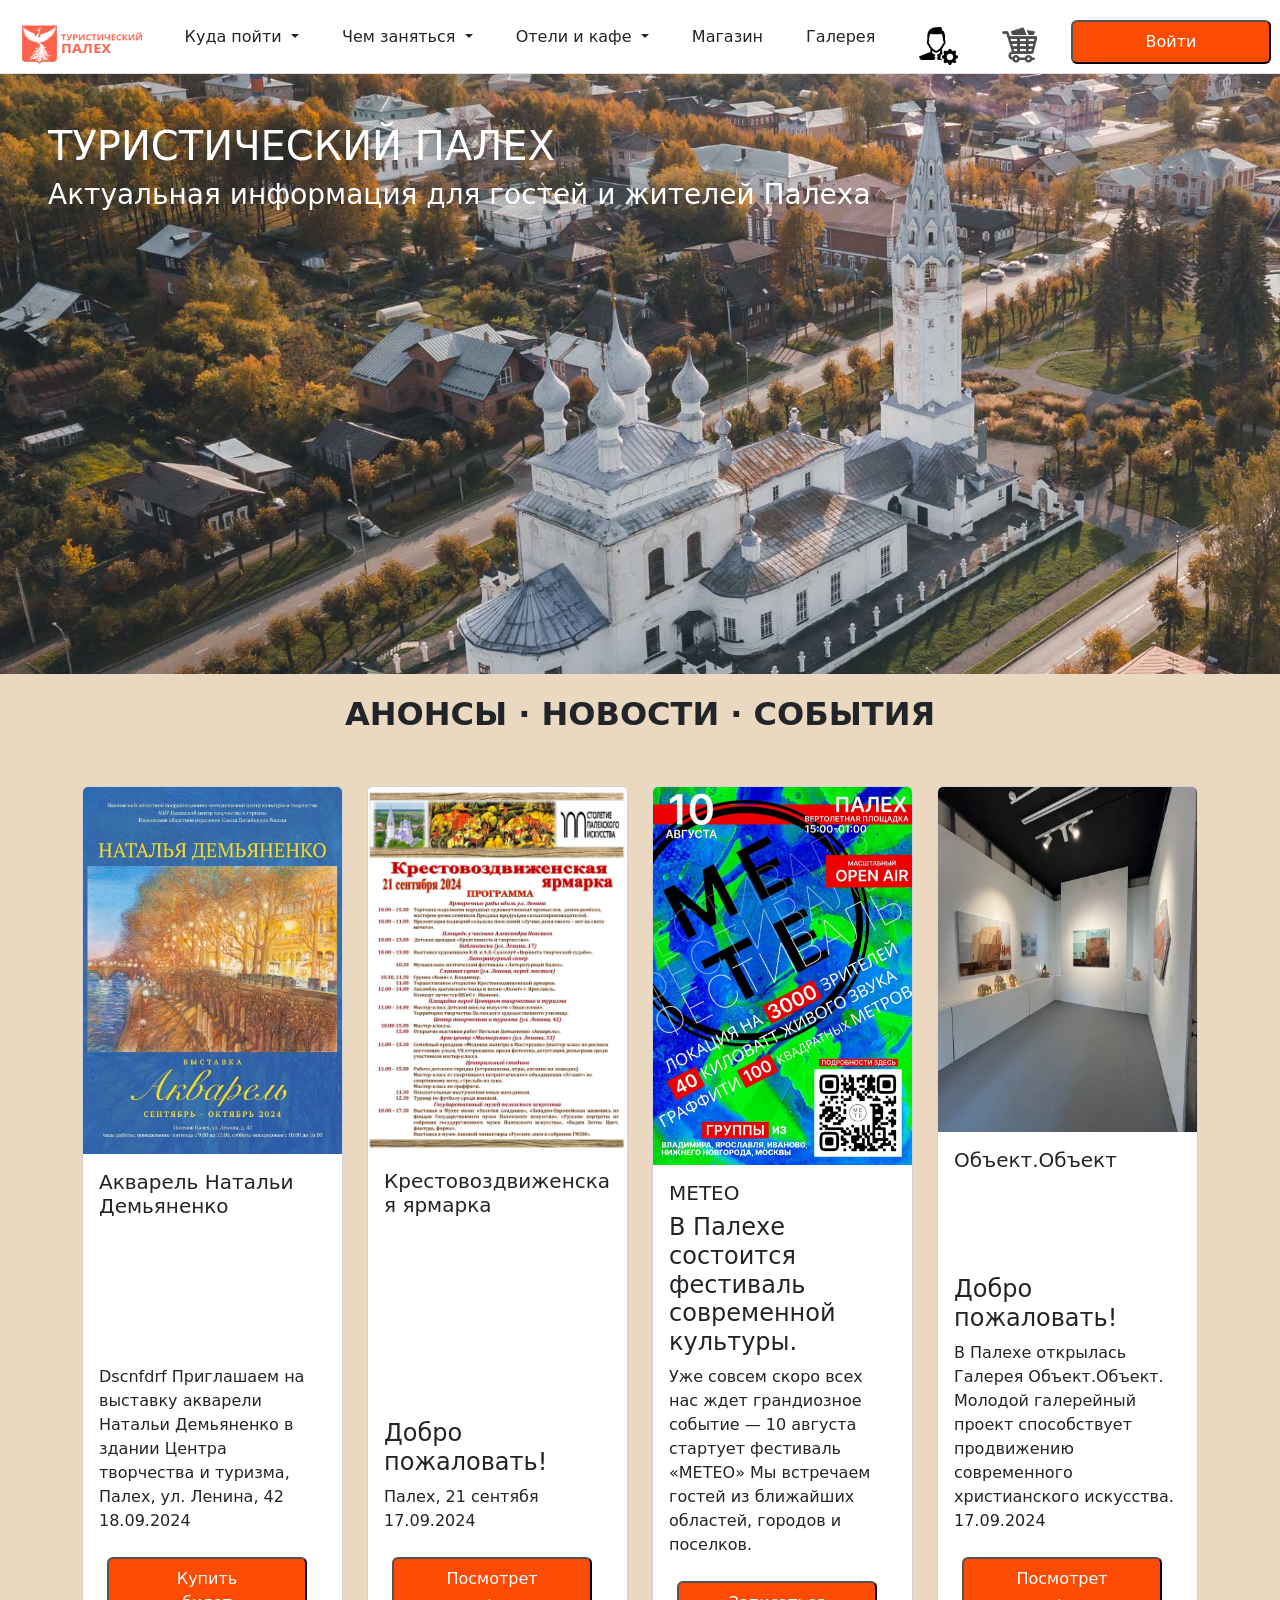
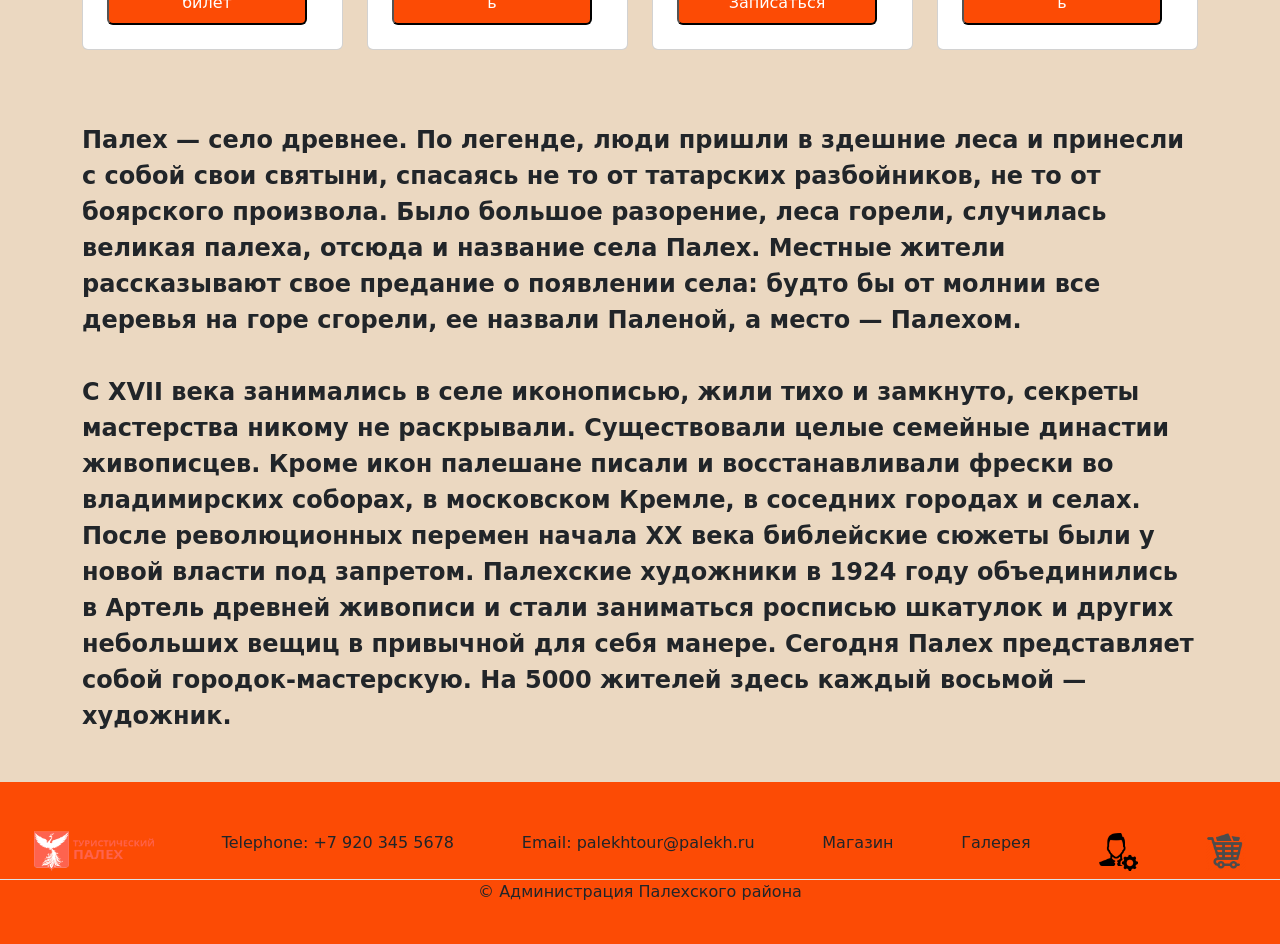
<file: index.html>
<!DOCTYPE html>
<html lang="en">
    <head>
    <style>
:root{--primary-color: #fc4b05; --secondary-color: rgb(235, 216, 193);}
.btn-nav{color: white; background-color: var(--primary-color); width: 200px;}
.btn-nav:hover { color: #fff; background-color: #e76e3e;}
.nav-item{color:black}
.bg-image{background-image: url('resources/Palekh2.jpg'); background-size: cover;  color: white; height: 600px;}
.content,.modal-content{background-color: var(--secondary-color);}
.logo{width:120px; height:40px} .cart{width:40px; height:40px}
footer{background-color: var(--primary-color)}
.dropdown-menu .dropdown-item{color: white}
.text{font-size: 200%; font-weight: bold}
.col-2{font-size: 150%; font-weight: bold}
     </style>
        <meta charset="UTF-8">
        <meta name="viewport" content="width=device-width, initial-scale=1.0">
        <title>Palekh</title>
        <link href="https://cdn.jsdelivr.net/npm/bootstrap@5.3.3/dist/css/bootstrap.min.css" rel="stylesheet" integrity="sha384-QWTKZyjpPEjISv5WaRU9OFeRpok6YctnYmDr5pNlyT2bRjXh0JMhjY6hW+ALEwIH" crossorigin="anonymous">
   <!-- amimation lib -->
        <link rel="stylesheet" href="https://cdnjs.cloudflare.com/ajax/libs/animate.css/4.1.1/animate.min.css"/>
        <link rel="stylesheet" href="css/main.css">
    </head>
<body class="bg-col">
    
    <nav class="">
        <ul class="nav nav-tabs justify-content-around pt-3">
            <li class="nav-item">
                <a class="nav-link" href="index.html">
                    <img class="logo" src="resources/logo.png" alt="logo">
                </a>
            </li>
            <li class="nav-item dropdown">
                <a class="nav-link dropdown-toggle text-dark" href="#" id="navbarDropdown" role="button" data-bs-toggle="dropdown" aria-expanded="false">
                    Куда пойти
                </a>
                <ul class="dropdown-menu rounded" aria-labelledby="navbarDropdown">
                    <li><a href="where.html"><button class="btn-nav m-1 rounded d-flex justify-content-center animate__animated animate__fadeIn" >Музей иконы</button></a></li>
                    <li><button class="btn-nav m-1 rounded d-flex justify-content-center animate__animated animate__fadeIn">Музей лаковой миниатюры</button></li>
                    <li><button class="btn-nav m-1 rounded d-flex justify-content-center animate__animated animate__fadeIn">Ильинский храм</button></li>
                    <li><button class="btn-nav m-1 rounded d-flex justify-content-center animate__animated animate__fadeIn">Библиотека</button></li>
                </ul>
            </li>
            <li class="nav-item dropdown">
                <a class="nav-link dropdown-toggle text-dark" href="#" id="navbarDropdown" role="button" data-bs-toggle="dropdown" aria-expanded="false">
                    Чем заняться
                </a>
                <ul class="dropdown-menu rounded" aria-labelledby="navbarDropdown">
                    <a  href="what.html">
                        <li><button class="btn-nav m-1 rounded d-flex justify-content-center animate__animated animate__fadeIn">Мастер классы</button></li>
                    </a>
                    <li><button class="btn-nav m-1 rounded d-flex justify-content-center animate__animated animate__fadeIn">Купить сувениры</button></li>
                </ul>
            </li>
            <li class="nav-item dropdown">
                <a class="nav-link dropdown-toggle text-dark" href="#" id="navbarDropdown" role="button" data-bs-toggle="dropdown" aria-expanded="false">
                    Отели и кафе
                </a>
                <ul class="dropdown-menu rounded" aria-labelledby="navbarDropdown">
                    <li><a href="what.html"><button class="btn-nav m-1 rounded d-flex justify-content-center animate__animated animate__fadeIn">Кафе "Мастерские"</button></a></li>
                    <li><button class="btn-nav m-1 rounded d-flex justify-content-center animate__animated animate__fadeIn">Кафе "Палех"</button></li>
                    <li><button class="btn-nav m-1 rounded d-flex justify-content-center animate__animated animate__fadeIn">Хостел</button></li>
                    <li><button class="btn-nav m-1 rounded d-flex justify-content-center animate__animated animate__fadeIn">Пестовская Слобода</button></li>
                </ul>
            </li>
            <li class="nav-item">
                <a class="nav-link text-dark" href="shop.html"  role="button">
                Магазин
                </a>
            </li>
            <li class="nav-item">
                <a class="nav-link text-dark" href="galery.html"  role="button">
                    Галерея
                </a>
            </li>
            <li class="nav-item">
                <a class="nav-link" href="profile.html">
                <img class="cart" src="resources/profile.png" alt="">
                </a>
            </li>
            <li class="nav-item">
                <a class="nav-link" href="cart.html">
                <img class="cart" src="resources/cart.webp" alt="">
                </a>
            </li>
            <li class="nav-item m-1">
                <button class="btn-nav py-2 px-5 rounded animate__animated animate__fadeIn btn--show-modal-window" data-toggle="modal" data-target="#loginModal">Войти</button>
            </li>
        </ul>
    </nav>
        <header class="bg-image p-4"> 

            <div class="p-4">            
                <h1>ТУРИСТИЧЕСКИЙ ПАЛЕХ</h1>
                <h3>Актуальная информация для гостей и жителей Палеха</h3>
            </div>           
        </header>

<main>
    <section class="content">
        <div class="container text-center pt-3">
            <p class="text">АНОНСЫ &middot НОВОСТИ &middot СОБЫТИЯ</p>
        </div>
        <div class="container mt-5">
            <div class="row">
                <div class="col-md-3">
                    <div class="card h-100">
                        <img src="resources/Demianenko.jpg" class="card-img-top" alt="Товар 1">
                        <div class="card-body d-flex flex-column align-center">
                            <h5 class="card-title">
                                Акварель Натальи Демьяненко</h5>
                            <h4 class="card-text mt-auto"></h4>
                            <p class="card-text">Dscnfdrf<span class="badge badge-dot"></span> <span class="badge badge-dot"></span>Приглашаем на выставку акварели Натальи Демьяненко в здании Центра творчества и туризма, Палех, ул. Ленина, 42
                               <br> 18.09.2024</p>
                            <button class="btn-nav m-2 py-2 px-5 rounded">Купить билет</button>
                        </div>
                    </div>
                </div>
                <div class="col-md-3">
                    <div class="card h-100">
                        <img src="resources/Market place.jpg" class="card-img-top" alt="Товар 2">
                        <div class="card-body d-flex flex-column">
                            <h5 class="card-title">Крестовоздвиженская ярмарка</h5>
                            <h4 class="card-text mt-auto">Добро пожаловать!</h4>
                            <p class="card-text">Палех, 21 сентябя
                                <br>17.09.2024</p>
                            <button class="btn-nav m-2 py-2 px-5 rounded">Посмотреть</button>
                        </div>
                    </div>
                </div>
                <div class="col-md-3">
                    <div class="card h-100">
                        <img src="resources/Meteo.jpg" class="card-img-top" alt="Товар 2">
                        <div class="card-body d-flex flex-column flex-center">
                            <h5 class="card-title">МЕТЕО</h5>
                            <h4 class="card-text mt-auto">В Палехе состоится фестиваль современной культуры.</h4>
                            <p class="card-text">Уже совсем скоро всех нас ждет грандиозное событие — 10 августа стартует фестиваль «МЕТЕО»
                                Мы встречаем гостей из ближайших областей, городов и поселков.</p>
                            <button class="btn-nav m-2 py-2 px-5 rounded">Записаться</button>
                        </div>
                    </div>
                </div>
                               <div class="col-md-3">
                    <div class="card h-100">
                        <img src="resources/object.jpg" class="card-img-top" alt="Товар 2">
                        <div class="card-body d-flex flex-column">
                            <h5 class="card-title">Объект.Объект</h5>
                            <h4 class="card-text mt-auto">Добро пожаловать!</h4>
                            <p class="card-text">В Палехе открылась Галерея Объект.Объект.
                                Молодой галерейный проект способствует продвижению современного христианского искусства.
                                <br>17.09.2024</p>
                            <button class="btn-nav m-2 py-2 px-5 rounded">Посмотреть</button>
                        </div>
                    </div>
                </div>
                
            </div>
        </div>
        <div class="container mt-4">
            <div class="col-2 text-start w-100 py-5 mx-auto my-auto">
                Палех — село древнее. По легенде, люди пришли в здешние леса и принесли с собой свои святыни, спасаясь не то от татарских разбойников, не то от боярского произвола. Было большое разорение, леса горели, случилась великая палеха, отсюда и название села Палех.
                Местные жители рассказывают свое предание о появлении села: будто бы от молнии все деревья на горе сгорели, ее назвали Паленой, а место — Палехом. <br> <br>
        
                С XVII века занимались в селе иконописью, жили тихо и замкнуто, секреты мастерства никому не раскрывали. Существовали целые семейные династии живописцев. Кроме икон палешане писали и восстанавливали фрески во владимирских соборах, в московском Кремле, в соседних городах и селах.
        
                После революционных перемен начала XX века библейские сюжеты были у новой власти под запретом. Палехские художники в 1924 году объединились в Артель древней живописи и стали заниматься росписью шкатулок и других небольших вещиц в привычной для себя манере.
        
                Сегодня Палех представляет собой городок-мастерскую. На 5000 жителей здесь каждый восьмой — художник.
            </div>
          </div>
    </section>
      <footer class="text-center py-4">
       
                        <nav class="">
                            <ul class="nav nav-tabs justify-content-around pt-3">
                                <li class="nav-item">
                                    <a class="nav-link" href="index.html">
                                        <img class="logo" src="resources/logo.png" alt="logo">
                                    </a>
                                </li>
                                <li class="nav-item">
                                    <a class="nav-link text-dark" href="shop.html"  role="button">
                                    Telephone: +7 920 345 5678
                                    </a>
                                    <li class="nav-item">
                                        <a class="nav-link text-dark" href="shop.html"  role="button">
                                        Email: palekhtour@palekh.ru
                                        </a></li>
                               
                                <li class="nav-item">
                                    <a class="nav-link text-dark" href="shop.html"  role="button">
                                    Магазин
                                    </a>
                                </li>
                                <li class="nav-item">
                                    <a class="nav-link text-dark" href="galery.html"  role="button">
                                        Галерея
                                    </a>
                                </li>
                                <li class="nav-item">
                                    <a class="nav-link" href="profile.html">
                                    <img class="cart" src="resources/profile.png" alt="">
                                    </a>
                                </li>
                                <li class="nav-item">
                                    <a class="nav-link" href="cart.html">
                                    <img class="cart" src="resources/cart.webp" alt="">
                                    </a>
                                </li>
                               
                            </ul>
                        </nav>
            
    
        <p>&copy; Администрация Палехского района</p>


      </footer>
      <!-- New modal window -->
      <div class="modal-window hidden">
        <button class="btn--close-modal-window">&times;</button>
        <h2 class="modal__header">
          Войдите или зарегистрируйтесь 
        </h2>
        <form class="modal__form">
          <label>Имя</label>
          <input type="text" />
          <label>Фамилия</label>
          <input type="text" />
          <label>Email</label>
          <input type="email" />
          <label >Телефон</label>
          <input type="text" class="phone"/>
          <button class="btn">Вход </button>

        </form>
      </div>
      <div class="overlay hidden"></div>
</main>


<!-- popup signin -->
<!-- <div class="modal fade " id="loginModal" tabindex="-1" role="dialog" aria-labelledby="loginModalLabel" aria-hidden="true">
    <div class="modal-dialog" role="document">
        <div class="modal-content">
            <div class="modal-header">
                <h5 class="modal-title" id="loginModalLabel">Вход</h5>
                <button type="button" class="close" data-dismiss="modal" aria-label="Close">
                    <span aria-hidden="true">&times;</span>
                </button>
            </div>
            <div class="modal-body">
                <form>
                    <div class="form-group">
                        <label for="email">Электронная почта</label>
                        <input type="email" class="form-control" id="email" required>
                    </div>
                    <div class="form-group">
                        <label for="password">Пароль</label>
                        <input type="password" class="form-control" id="password" required>
                    </div>
                </form>
            </div>
            <div class="modal-footer">
                <button type="button" class="btn btn-danger" data-dismiss="modal">Закрыть</button>
                <button type="button" class="btn btn-primary" >Войти</button>
                <button class="btn btn-primary" data-toggle="modal" data-target="#registerModal">Зарегистрироваться</button>
            </div>
        </div>
    </div>
</div> -->

<!-- popup reg -->
<!-- <div class="modal fade" id="registerModal" tabindex="-1" role="dialog" aria-labelledby="registerModal" aria-hidden="true">
    <div class="modal-dialog" role="document">
        <div class="modal-content custom-bg-color">
            <div class="modal-header">
                <h5 class="modal-title" id="registerModalLabel">Регистрация</h5>
                <button type="button" class="close" data-dismiss="modal" aria-label="Close">
                    <span aria-hidden="true">&times;</span>
                </button>
            </div>
            <div class="modal-body">
                <form>
                    <div class="form-group">
                        <label for="regEmail">Электронная почта</label>
                        <input type="email" class="form-control" id="regEmail" required>
                    </div>
                    <div class="form-group">
                        <label for="regPassword">Пароль</label>
                        <input type="password" class="form-control" id="regPassword" required>
                    </div>
                    <div class="form-group">
                        <label for="confirmPassword">Подтверждение пароля</label>
                        <input type="password" class="form-control" id="confirmPassword" required>
                    </div>
                </form>
            </div>
            <div class="modal-footer">

                <button type="button" class="btn btn-danger" data-dismiss="modal">Закрыть</button>
                <button type="button" class="btn btn-primary">Зарегистрироваться</button>
            </div>
        </div>
    </div>
</div> -->
    <script src="script.js"></script>
    <script src="https://code.jquery.com/jquery-3.5.1.slim.min.js"></script>
    <script src="https://cdn.jsdelivr.net/npm/@popperjs/core@2.11.8/dist/umd/popper.min.js" integrity="sha384-I7E8VVD/ismYTF4hNIPjVp/Zjvgyol6VFvRkX/vR+Vc4jQkC+hVqc2pM8ODewa9r" crossorigin="anonymous"></script>
    <script src="https://cdn.jsdelivr.net/npm/bootstrap@5.3.3/dist/js/bootstrap.min.js" integrity="sha384-0pUGZvbkm6XF6gxjEnlmuGrJXVbNuzT9qBBavbLwCsOGabYfZo0T0to5eqruptLy" crossorigin="anonymous"></script>
    <script src="https://cdn.jsdelivr.net/npm/@popperjs/core@2.0.7/dist/umd/popper.min.js"></script>
    <script src="https://stackpath.bootstrapcdn.com/bootstrap/4.5.2/js/bootstrap.min.js"></script>

</html> 
<!-- 1. animate__animated animate__bounce - анимация "подпрыгивания"
2. animate__animated animate__fadeIn - анимация появления элемента
3. animate__animated animate__zoomIn - анимация увеличения элемента
4. animate__animated animate__rotateIn - анимация вращения элемента
5. animate__animated animate__slideInUp - анимация скольжения элемента вверх


<button class="btn btn-primary animate__animated animate__fadeIn">Кнопка с анимацией появления</button> -->
<!-- https://tourpalekh.ru/ -->
</file>
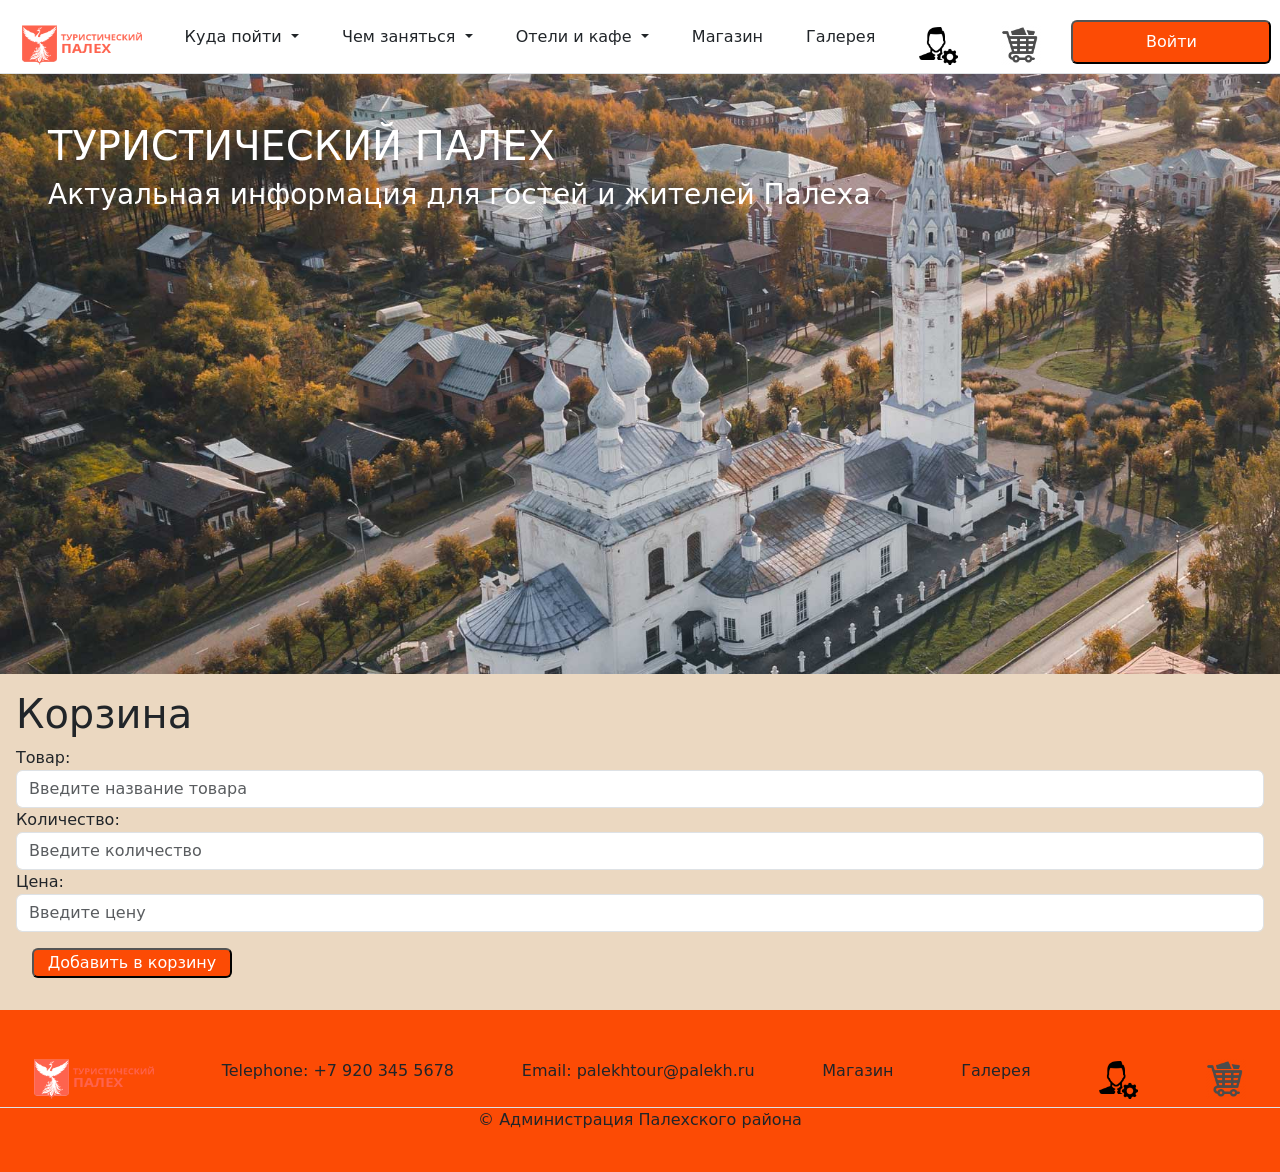
<file: cart.html>
<!DOCTYPE html>
<html lang="en">
    <head>
    <style>
:root{--primary-color: #fc4b05; --secondary-color: rgb(235, 216, 193);}
.btn-nav{color: white; background-color: var(--primary-color); width: 200px;}
.btn-nav:hover { color: #fff; background-color: #e76e3e;}
.nav-item{color:black}
.bg-image{background-image: url('resources/Palekh2.jpg'); background-size: cover;  color: white; height: 600px;}
.content{background-color: var(--secondary-color);}
.logo{width:120px; height:40px} .cart{width:40px; height:40px}
footer{background-color: var(--primary-color)}
.dropdown-menu .dropdown-item{color: white}
.text{font-size: 200%; font-weight: bold}
.col-2{font-size: 150%; font-weight: bold}
     </style>
        <meta charset="UTF-8">
        <meta name="viewport" content="width=device-width, initial-scale=1.0">
        <title>Palekh</title>
        <link href="https://cdn.jsdelivr.net/npm/bootstrap@5.3.3/dist/css/bootstrap.min.css" rel="stylesheet" integrity="sha384-QWTKZyjpPEjISv5WaRU9OFeRpok6YctnYmDr5pNlyT2bRjXh0JMhjY6hW+ALEwIH" crossorigin="anonymous">
    </head>
<body class="bg-col">
    
    <nav class="">
        <ul class="nav nav-tabs justify-content-around pt-3">
            <li class="nav-item">
                <a class="nav-link" href="index.html">
                    <img class="logo" src="resources/logo.png" alt="logo">
                </a>
            </li>
            <li class="nav-item dropdown">
                <a class="nav-link dropdown-toggle text-dark" href="#" id="navbarDropdown" role="button" data-bs-toggle="dropdown" aria-expanded="false">
                    Куда пойти
                </a>
                <ul class="dropdown-menu rounded" aria-labelledby="navbarDropdown">
                    <li><button class="btn-nav m-1 rounded d-flex justify-content-center" >Музей иконы</button></li>
                    <li><button class="btn-nav m-1 rounded d-flex justify-content-center">Музей лаковой миниатюры</button></li>
                    <li><button class="btn-nav m-1 rounded d-flex justify-content-center">Ильинский храм</button></li>
                    <li><button class="btn-nav m-1 rounded d-flex justify-content-center">Библиотека</button></li>
                </ul>
            </li>
            <li class="nav-item dropdown">
                <a class="nav-link dropdown-toggle text-dark" href="#" id="navbarDropdown" role="button" data-bs-toggle="dropdown" aria-expanded="false">
                    Чем заняться
                </a>
                <ul class="dropdown-menu rounded" aria-labelledby="navbarDropdown">
                    <li><button class="btn-nav m-1 rounded d-flex justify-content-center">Мастер классы</button></li>
                    <li><button class="btn-nav m-1 rounded d-flex justify-content-center">Купить сувениры</button></li>
                </ul>
            </li>
            <li class="nav-item dropdown">
                <a class="nav-link dropdown-toggle text-dark" href="#" id="navbarDropdown" role="button" data-bs-toggle="dropdown" aria-expanded="false">
                    Отели и кафе
                </a>
                <ul class="dropdown-menu rounded" aria-labelledby="navbarDropdown">
                    <li><button class="btn-nav m-1 rounded d-flex justify-content-center">Кафн "Мастерские"</button></li>
                    <li><button class="btn-nav m-1 rounded d-flex justify-content-center">Кафе "Палех"</button></li>
                    <li><button class="btn-nav m-1 rounded d-flex justify-content-center">Хостел</button></li>
                    <li><button class="btn-nav m-1 rounded d-flex justify-content-center">Пестовская Слобода</button></li>
                </ul>
            </li>
            <li class="nav-item">
                <a class="nav-link text-dark" href="shop.html"  role="button">
                Магазин
                </a>
            </li>
            <li class="nav-item">
                <a class="nav-link text-dark" href="galery.html"  role="button">
                    Галерея
                </a>
            </li>
            <li class="nav-item">
                <a class="nav-link" href="profile.html">
                <img class="cart" src="resources/profile.png" alt="">
                </a>
            </li>
            <li class="nav-item">
                <a class="nav-link" href="cart.html">
                <img class="cart" src="resources/cart.webp" alt="">
                </a>
            </li>
            <li class="nav-item m-1">
                <button class="btn-nav py-2 px-5 rounded" data-bs-toggle="modal" data-target="#registerModal">Войти</button>
            </li>
        </ul>
    </nav>
        <header class="bg-image p-4">    
            <div class="p-4">            
                <h1>ТУРИСТИЧЕСКИЙ ПАЛЕХ</h1>
                <h3>Актуальная информация для гостей и жителей Палеха</h3>
            </div>           
        </header>

<main>
   <section class="content p-3">
        <h1>Корзина</h1>
        <form>
          <div class="form-group">
            <label for="product">Товар:</label>
            <input type="text" class="form-control" id="product" placeholder="Введите название товара" required>
          </div>
          <div class="form-group">
            <label for="quantity">Количество:</label>
            <input type="number" class="form-control" id="quantity" placeholder="Введите количество" required>
          </div>
          <div class="form-group">
            <label for="price">Цена:</label>
            <input type="text" class="form-control" id="price" placeholder="Введите цену" required>
          </div>
          <button type="submit" class="btn-nav rounded m-3">Добавить в корзину</button>
        </form>
    </section>

    <footer class="text-center py-4">
       
        <nav class="">
            <ul class="nav nav-tabs justify-content-around pt-3">
                <li class="nav-item">
                    <a class="nav-link" href="index.html">
                        <img class="logo" src="resources/logo.png" alt="logo">
                    </a>
                </li>
                <li class="nav-item">
                    <a class="nav-link text-dark" href="shop.html"  role="button">
                    Telephone: +7 920 345 5678
                    </a>
                    <li class="nav-item">
                        <a class="nav-link text-dark" href="shop.html"  role="button">
                        Email: palekhtour@palekh.ru
                        </a></li>
               
                <li class="nav-item">
                    <a class="nav-link text-dark" href="shop.html"  role="button">
                    Магазин
                    </a>
                </li>
                <li class="nav-item">
                    <a class="nav-link text-dark" href="galery.html"  role="button">
                        Галерея
                    </a>
                </li>
                <li class="nav-item">
                    <a class="nav-link" href="profile.html">
                    <img class="cart" src="resources/profile.png" alt="">
                    </a>
                </li>
                <li class="nav-item">
                    <a class="nav-link" href="cart.html">
                    <img class="cart" src="resources/cart.webp" alt="">
                    </a>
                </li>
               
            </ul>
        </nav>


<p>&copy; Администрация Палехского района</p>

</footer>
      <!-- popup signin -->
<div class="modal fade " id="loginModal" tabindex="-1" role="dialog" aria-labelledby="loginModalLabel" aria-hidden="true">
    <div class="modal-dialog" role="document">
        <div class="modal-content">
            <div class="modal-header">
                <h5 class="modal-title" id="loginModalLabel">Вход</h5>
                <button type="button" class="close" data-dismiss="modal" aria-label="Close">
                    <span aria-hidden="true">&times;</span>
                </button>
            </div>
            <div class="modal-body">
                <form>
                    <div class="form-group">
                        <label for="email">Электронная почта</label>
                        <input type="email" class="form-control" id="email" required>
                    </div>
                    <div class="form-group">
                        <label for="password">Пароль</label>
                        <input type="password" class="form-control" id="password" required>
                    </div>
                </form>
            </div>
            <div class="modal-footer">
                <button type="button" class="btn btn-danger" data-dismiss="modal">Закрыть</button>
                <button type="button" class="btn btn-primary" >Войти</button>
                <button class="btn btn-primary" data-toggle="modal" data-target="#registerModal">Зарегистрироваться</button>
            </div>
        </div>
    </div>
</div>

<!-- popup reg -->
<div class="modal fade" id="registerModal" tabindex="-1" role="dialog" aria-labelledby="registerModal" aria-hidden="true">
    <div class="modal-dialog" role="document">
        <div class="modal-content custom-bg-color">
            <div class="modal-header">
                <h5 class="modal-title" id="registerModalLabel">Регистрация</h5>
                <button type="button" class="close" data-dismiss="modal" aria-label="Close">
                    <span aria-hidden="true">&times;</span>
                </button>
            </div>
            <div class="modal-body">
                <form>
                    <div class="form-group">
                        <label for="regEmail">Электронная почта</label>
                        <input type="email" class="form-control" id="regEmail" required>
                    </div>
                    <div class="form-group">
                        <label for="regPassword">Пароль</label>
                        <input type="password" class="form-control" id="regPassword" required>
                    </div>
                    <div class="form-group">
                        <label for="confirmPassword">Подтверждение пароля</label>
                        <input type="password" class="form-control" id="confirmPassword" required>
                    </div>
                </form>
            </div>
            <div class="modal-footer">
                <button type="button" class="btn btn-danger" data-dismiss="modal">Закрыть</button>
                <button type="button" class="btn btn-primary">Зарегистрироваться</button>
            </div>
        </div>
    </div>
</div>
  


      

</main>






    <script src="https://code.jquery.com/jquery-3.5.1.slim.min.js"></script>
    <script src="https://cdn.jsdelivr.net/npm/@popperjs/core@2.11.8/dist/umd/popper.min.js" integrity="sha384-I7E8VVD/ismYTF4hNIPjVp/Zjvgyol6VFvRkX/vR+Vc4jQkC+hVqc2pM8ODewa9r" crossorigin="anonymous"></script>
    <script src="https://cdn.jsdelivr.net/npm/bootstrap@5.3.3/dist/js/bootstrap.min.js" integrity="sha384-0pUGZvbkm6XF6gxjEnlmuGrJXVbNuzT9qBBavbLwCsOGabYfZo0T0to5eqruptLy" crossorigin="anonymous"></script>    
</body>
</html>
</file>
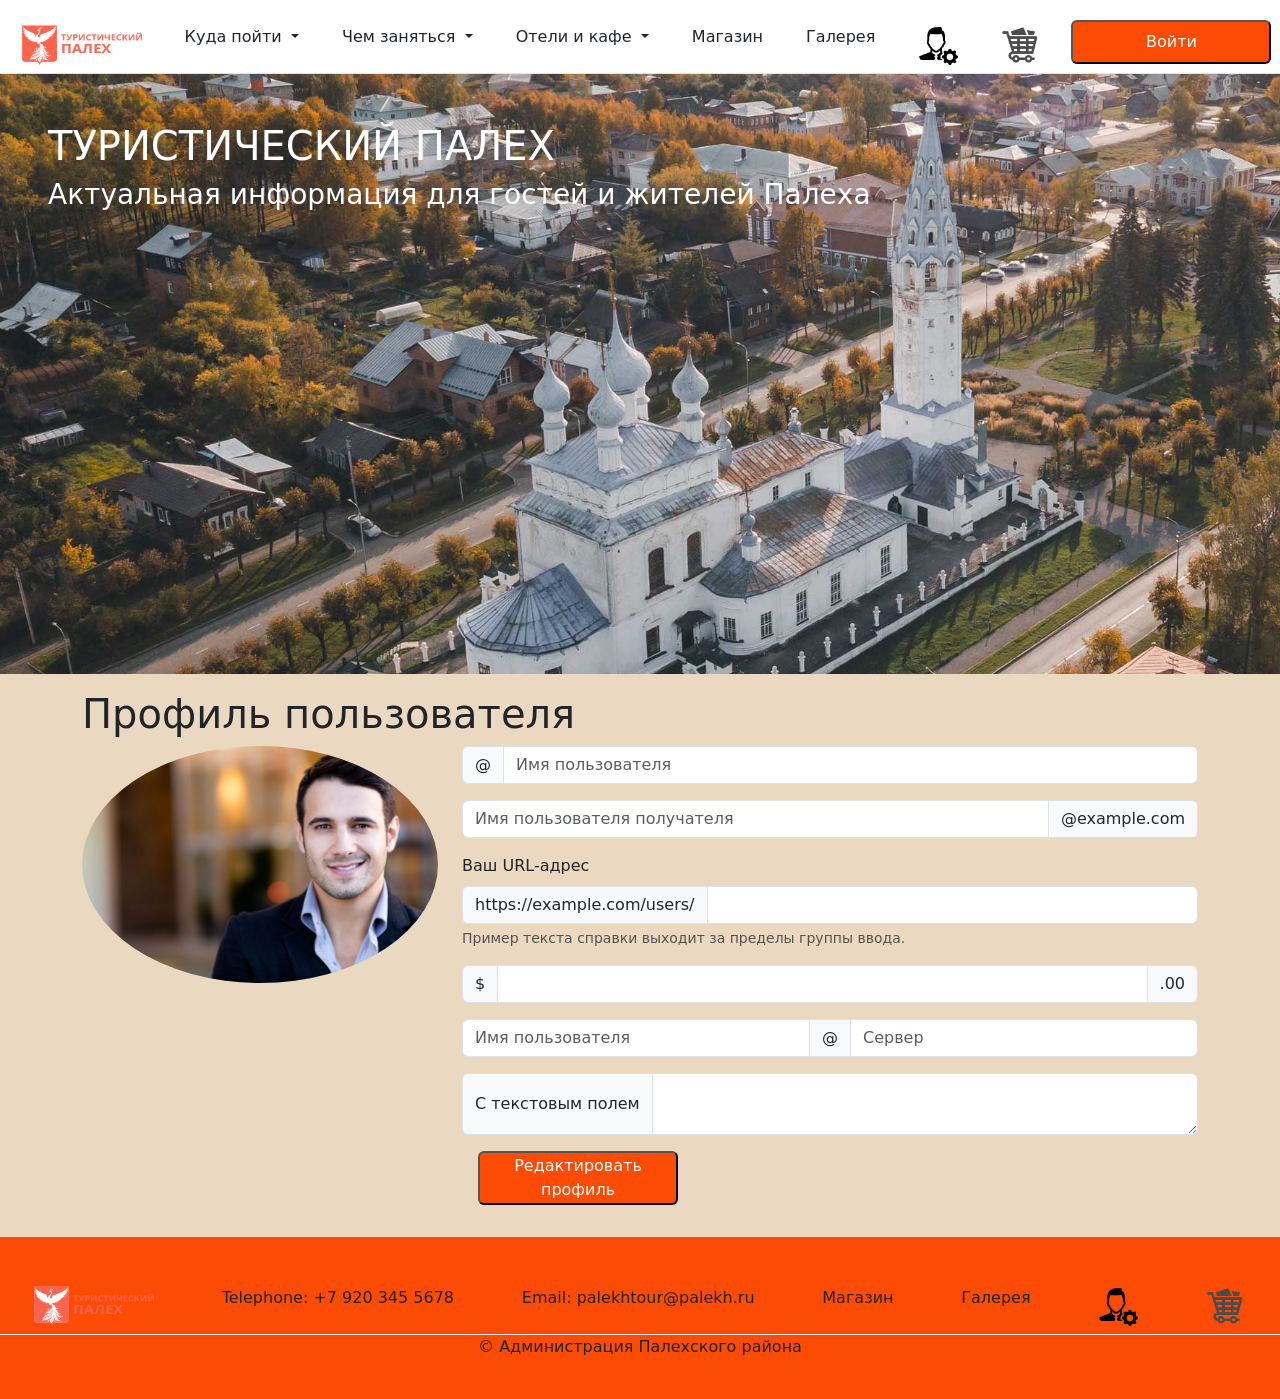
<file: profile.html>
<!DOCTYPE html>
<html lang="en">
    <head>
    <style>


:root{--primary-color: #fc4b05; --secondary-color: rgb(235, 216, 193);}
.btn-nav{color: white; background-color: var(--primary-color); width: 200px;}
.btn-nav:hover { color: #fff; background-color: #e76e3e;}
.nav-item{color:black}
.bg-image{background-image: url('resources/Palekh2.jpg'); background-size: cover;  color: white; height: 600px;}
.content,.modal-content{background-color: var(--secondary-color);}
.logo{width:120px; height:40px} .cart{width:40px; height:40px}
footer{background-color: var(--primary-color)}
.dropdown-menu .dropdown-item{color: white}
.text{font-size: 200%; font-weight: bold}
.col-2{font-size: 150%; font-weight: bold}
     </style>
        <meta charset="UTF-8">
        <meta name="viewport" content="width=device-width, initial-scale=1.0">
        <title>Palekh</title>
        <link href="https://cdn.jsdelivr.net/npm/bootstrap@5.3.3/dist/css/bootstrap.min.css" rel="stylesheet" integrity="sha384-QWTKZyjpPEjISv5WaRU9OFeRpok6YctnYmDr5pNlyT2bRjXh0JMhjY6hW+ALEwIH" crossorigin="anonymous">
   <!-- amimation lib -->
        <link rel="stylesheet" href="https://cdnjs.cloudflare.com/ajax/libs/animate.css/4.1.1/animate.min.css"/>
    </head>
<body class="bg-col">
    
    <nav class="">
        <ul class="nav nav-tabs justify-content-around pt-3">
            <li class="nav-item">
                <a class="nav-link" href="index.html">
                    <img class="logo" src="resources/logo.png" alt="logo">
                </a>
            </li>
            <li class="nav-item dropdown">
                <a class="nav-link dropdown-toggle text-dark" href="#" id="navbarDropdown" role="button" data-bs-toggle="dropdown" aria-expanded="false">
                    Куда пойти
                </a>
                <ul class="dropdown-menu rounded" aria-labelledby="navbarDropdown">
                    <li><a href="where.html"><button class="btn-nav m-1 rounded d-flex justify-content-center animate__animated animate__fadeIn" >Музей иконы</button></a></li>
                    <li><button class="btn-nav m-1 rounded d-flex justify-content-center animate__animated animate__fadeIn">Музей лаковой миниатюры</button></li>
                    <li><button class="btn-nav m-1 rounded d-flex justify-content-center animate__animated animate__fadeIn">Ильинский храм</button></li>
                    <li><button class="btn-nav m-1 rounded d-flex justify-content-center animate__animated animate__fadeIn">Библиотека</button></li>
                </ul>
            </li>
            <li class="nav-item dropdown">
                <a class="nav-link dropdown-toggle text-dark" href="#" id="navbarDropdown" role="button" data-bs-toggle="dropdown" aria-expanded="false">
                    Чем заняться
                </a>
                <ul class="dropdown-menu rounded" aria-labelledby="navbarDropdown">
                    <a  href="what.html">
                        <li><button class="btn-nav m-1 rounded d-flex justify-content-center animate__animated animate__fadeIn">Мастер классы</button></li>
                    </a>
                    <li><button class="btn-nav m-1 rounded d-flex justify-content-center animate__animated animate__fadeIn">Купить сувениры</button></li>
                </ul>
            </li>
            <li class="nav-item dropdown">
                <a class="nav-link dropdown-toggle text-dark" href="#" id="navbarDropdown" role="button" data-bs-toggle="dropdown" aria-expanded="false">
                    Отели и кафе
                </a>
                <ul class="dropdown-menu rounded" aria-labelledby="navbarDropdown">
                    <li><a href="what.html"><button class="btn-nav m-1 rounded d-flex justify-content-center animate__animated animate__fadeIn">Кафе "Мастерские"</button></a></li>
                    <li><button class="btn-nav m-1 rounded d-flex justify-content-center animate__animated animate__fadeIn">Кафе "Палех"</button></li>
                    <li><button class="btn-nav m-1 rounded d-flex justify-content-center animate__animated animate__fadeIn">Хостел</button></li>
                    <li><button class="btn-nav m-1 rounded d-flex justify-content-center animate__animated animate__fadeIn">Пестовская Слобода</button></li>
                </ul>
            </li>
            <li class="nav-item">
                <a class="nav-link text-dark" href="shop.html"  role="button">
                Магазин
                </a>
            </li>
            <li class="nav-item">
                <a class="nav-link text-dark" href="galery.html"  role="button">
                    Галерея
                </a>
            </li>
            <li class="nav-item">
                <a class="nav-link" href="profile.html">
                <img class="cart" src="resources/profile.png" alt="">
                </a>
            </li>
            <li class="nav-item">
                <a class="nav-link" href="cart.html">
                <img class="cart" src="resources/cart.webp" alt="">
                </a>
            </li>
            <li class="nav-item m-1">
                <button class="btn-nav py-2 px-5 rounded animate__animated animate__fadeIn" data-toggle="modal" data-target="#loginModal">Войти</button>
            </li>
        </ul>
    </nav>
        <header class="bg-image p-4">    
            <div class="p-4">            
                <h1>ТУРИСТИЧЕСКИЙ ПАЛЕХ</h1>
                <h3>Актуальная информация для гостей и жителей Палеха</h3>
            </div>           
        </header>

<main>
    <section  class="content p-3">
        <div class="container">
            <h1>Профиль пользователя</h1>
            <div class="row">
              <div class="col-md-4">
                <img src="resources/i.webp" class="img-fluid rounded-circle" alt="Аватар">
              </div>
              <div class="col-md-8">
                <div class="input-group mb-3">
                    <span class="input-group-text" id="basic-addon1">@</span>
                    <input type="text" class="form-control" placeholder="Имя пользователя" aria-label="Имя пользователя" aria-describedby="basic-addon1">
                  </div>
                  
                  <div class="input-group mb-3">
                    <input type="text" class="form-control" placeholder="Имя пользователя получателя" aria-label="Имя пользователя получателя" aria-describedby="basic-addon2">
                    <span class="input-group-text" id="basic-addon2">@example.com</span>
                  </div>
                  
                  <div class="mb-3">
                    <label for="basic-url" class="form-label">Ваш URL-адрес</label>
                    <div class="input-group">
                      <span class="input-group-text" id="basic-addon3">https://example.com/users/</span>
                      <input type="text" class="form-control" id="basic-url" aria-describedby="basic-addon3">
                    </div>
                    <div class="form-text">Пример текста справки выходит за пределы группы ввода.</div>
                  </div>
                  
                  <div class="input-group mb-3">
                    <span class="input-group-text">$</span>
                    <input type="text" class="form-control" aria-label="Amount (to the nearest dollar)">
                    <span class="input-group-text">.00</span>
                  </div>
                  
                  <div class="input-group mb-3">
                    <input type="text" class="form-control" placeholder="Имя пользователя"  aria-label="Имя пользователя">
                    <span class="input-group-text">@</span>
                    <input type="text" class="form-control" placeholder="Сервер" aria-label="Сервер">
                  </div>
                  
                  <div class="input-group">
                    <span class="input-group-text">С текстовым полем</span>
                    <textarea class="form-control" aria-label="С текстовым полем"></textarea>
                  </div>
                <button class="btn-nav rounded m-3">Редактировать профиль</button>
              </div>
            </div>
          </div>
      </div>
    </section>
    <!-- popup signin -->
<div class="modal fade " id="loginModal" tabindex="-1" role="dialog" aria-labelledby="loginModalLabel" aria-hidden="true">
    <div class="modal-dialog" role="document">
        <div class="modal-content">
            <div class="modal-header">
                <h5 class="modal-title" id="loginModalLabel">Вход</h5>
                <button type="button" class="close" data-dismiss="modal" aria-label="Close">
                    <span aria-hidden="true">&times;</span>
                </button>
            </div>
            <div class="modal-body">
                <form>
                    <div class="form-group">
                        <label for="email">Электронная почта</label>
                        <input type="email" class="form-control" id="email" required>
                    </div>
                    <div class="form-group">
                        <label for="password">Пароль</label>
                        <input type="password" class="form-control" id="password" required>
                    </div>
                </form>
            </div>
            <div class="modal-footer">
                <button type="button" class="btn btn-danger" data-dismiss="modal">Закрыть</button>
                <button type="button" class="btn btn-primary" >Войти</button>
                <button class="btn btn-primary" data-toggle="modal" data-target="#registerModal">Зарегистрироваться</button>
            </div>
        </div>
    </div>
</div>

<!-- popup reg -->
<div class="modal fade" id="registerModal" tabindex="-1" role="dialog" aria-labelledby="registerModal" aria-hidden="true">
    <div class="modal-dialog" role="document">
        <div class="modal-content custom-bg-color">
            <div class="modal-header">
                <h5 class="modal-title" id="registerModalLabel">Регистрация</h5>
                <button type="button" class="close" data-dismiss="modal" aria-label="Close">
                    <span aria-hidden="true">&times;</span>
                </button>
            </div>
            <div class="modal-body">
                <form>
                    <div class="form-group">
                        <label for="regEmail">Электронная почта</label>
                        <input type="email" class="form-control" id="regEmail" required>
                    </div>
                    <div class="form-group">
                        <label for="regPassword">Пароль</label>
                        <input type="password" class="form-control" id="regPassword" required>
                    </div>
                    <div class="form-group">
                        <label for="confirmPassword">Подтверждение пароля</label>
                        <input type="password" class="form-control" id="confirmPassword" required>
                    </div>
                </form>
            </div>
            <div class="modal-footer">
                <button type="button" class="btn btn-danger" data-dismiss="modal">Закрыть</button>
                <button type="button" class="btn btn-primary">Зарегистрироваться</button>
            </div>
        </div>
    </div>
</div>
<footer class="text-center py-4">
       
    <nav class="">
        <ul class="nav nav-tabs justify-content-around pt-3">
            <li class="nav-item">
                <a class="nav-link" href="index.html">
                    <img class="logo" src="resources/logo.png" alt="logo">
                </a>
            </li>
            <li class="nav-item">
                <a class="nav-link text-dark" href="shop.html"  role="button">
                Telephone: +7 920 345 5678
                </a>
                <li class="nav-item">
                    <a class="nav-link text-dark" href="shop.html"  role="button">
                    Email: palekhtour@palekh.ru
                    </a></li>
           
            <li class="nav-item">
                <a class="nav-link text-dark" href="shop.html"  role="button">
                Магазин
                </a>
            </li>
            <li class="nav-item">
                <a class="nav-link text-dark" href="galery.html"  role="button">
                    Галерея
                </a>
            </li>
            <li class="nav-item">
                <a class="nav-link" href="profile.html">
                <img class="cart" src="resources/profile.png" alt="">
                </a>
            </li>
            <li class="nav-item">
                <a class="nav-link" href="cart.html">
                <img class="cart" src="resources/cart.webp" alt="">
                </a>
            </li>
           
        </ul>
    </nav>


<p>&copy; Администрация Палехского района</p>

</footer>
</main>
    <script src="https://code.jquery.com/jquery-3.5.1.slim.min.js"></script>
    <script src="https://cdn.jsdelivr.net/npm/@popperjs/core@2.11.8/dist/umd/popper.min.js" integrity="sha384-I7E8VVD/ismYTF4hNIPjVp/Zjvgyol6VFvRkX/vR+Vc4jQkC+hVqc2pM8ODewa9r" crossorigin="anonymous"></script>
    <script src="https://cdn.jsdelivr.net/npm/bootstrap@5.3.3/dist/js/bootstrap.min.js" integrity="sha384-0pUGZvbkm6XF6gxjEnlmuGrJXVbNuzT9qBBavbLwCsOGabYfZo0T0to5eqruptLy" crossorigin="anonymous"></script>    
</body>
</html>
</file>
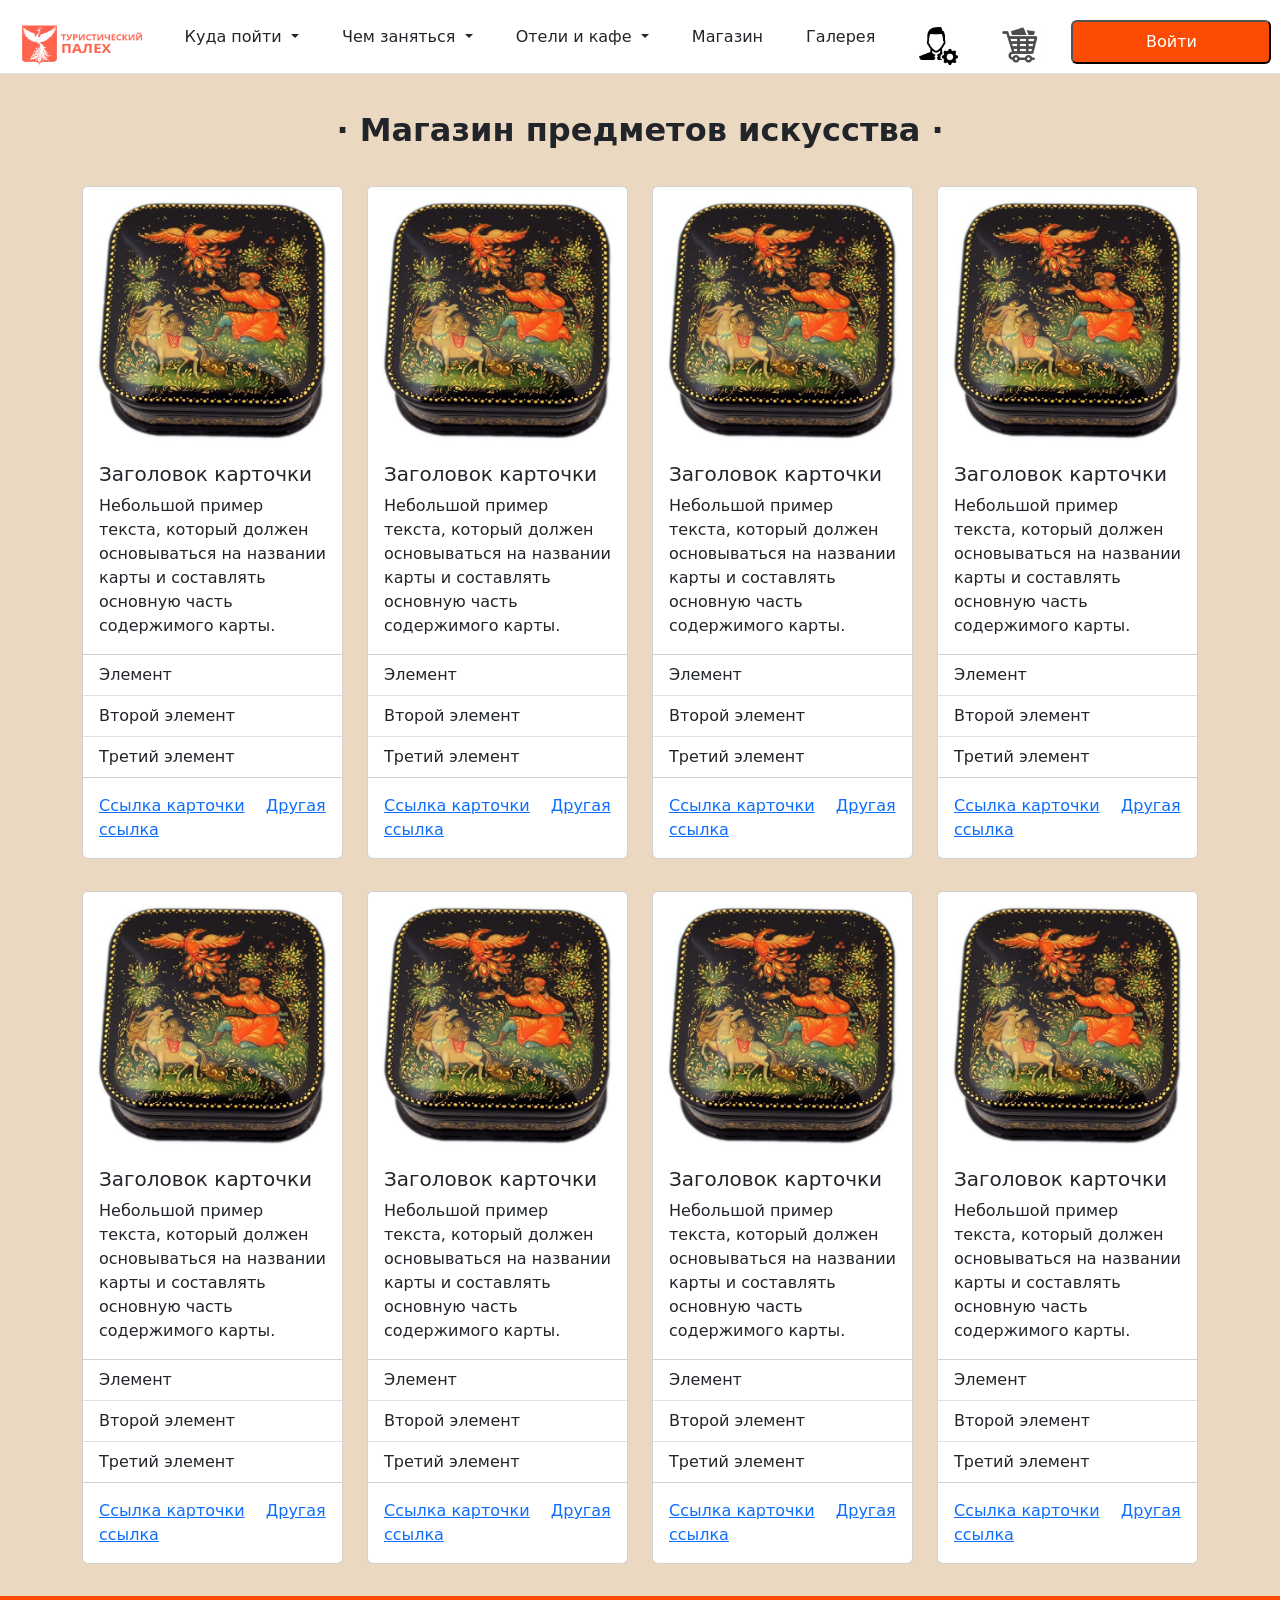
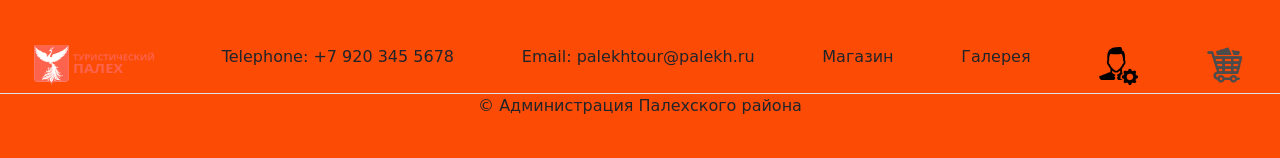
<file: shop.html>
<!DOCTYPE html>
<html lang="en">
    <head>
    <style>


:root{--primary-color: #fc4b05; --secondary-color: rgb(235, 216, 193);}
.btn-nav{color: white; background-color: var(--primary-color); width: 200px;}
.btn-nav:hover { color: #fff; background-color: #e76e3e;}
.nav-item{color:black}
.bg-image{background-image: url('resources/Palekh2.jpg'); background-size: cover;  color: white; height: 600px;}
.content,.modal-content{background-color: var(--secondary-color);}
.logo{width:120px; height:40px} .cart{width:40px; height:40px}
footer{background-color: var(--primary-color)}
.dropdown-menu .dropdown-item{color: white}
.text{font-size: 200%; font-weight: bold}
.col-2{font-size: 150%; font-weight: bold}
     </style>
        <meta charset="UTF-8">
        <meta name="viewport" content="width=device-width, initial-scale=1.0">
        <title>Palekh</title>
        <link href="https://cdn.jsdelivr.net/npm/bootstrap@5.3.3/dist/css/bootstrap.min.css" rel="stylesheet" integrity="sha384-QWTKZyjpPEjISv5WaRU9OFeRpok6YctnYmDr5pNlyT2bRjXh0JMhjY6hW+ALEwIH" crossorigin="anonymous">
   <!-- amimation lib -->
        <link rel="stylesheet" href="https://cdnjs.cloudflare.com/ajax/libs/animate.css/4.1.1/animate.min.css"/>
    </head>
<body class="bg-col">
    
    <nav class="">
        <ul class="nav nav-tabs justify-content-around pt-3">
            <li class="nav-item">
                <a class="nav-link" href="index.html">
                    <img class="logo" src="resources/logo.png" alt="logo">
                </a>
            </li>
            <li class="nav-item dropdown">
                <a class="nav-link dropdown-toggle text-dark" href="#" id="navbarDropdown" role="button" data-bs-toggle="dropdown" aria-expanded="false">
                    Куда пойти
                </a>
                <ul class="dropdown-menu rounded" aria-labelledby="navbarDropdown">
                    <li><a href="where.html"><button class="btn-nav m-1 rounded d-flex justify-content-center animate__animated animate__fadeIn" >Музей иконы</button></a></li>
                    <li><button class="btn-nav m-1 rounded d-flex justify-content-center animate__animated animate__fadeIn">Музей лаковой миниатюры</button></li>
                    <li><button class="btn-nav m-1 rounded d-flex justify-content-center animate__animated animate__fadeIn">Ильинский храм</button></li>
                    <li><button class="btn-nav m-1 rounded d-flex justify-content-center animate__animated animate__fadeIn">Библиотека</button></li>
                </ul>
            </li>
            <li class="nav-item dropdown">
                <a class="nav-link dropdown-toggle text-dark" href="#" id="navbarDropdown" role="button" data-bs-toggle="dropdown" aria-expanded="false">
                    Чем заняться
                </a>
                <ul class="dropdown-menu rounded" aria-labelledby="navbarDropdown">
                    <a  href="what.html">
                        <li><button class="btn-nav m-1 rounded d-flex justify-content-center animate__animated animate__fadeIn">Мастер классы</button></li>
                    </a>
                    <li><button class="btn-nav m-1 rounded d-flex justify-content-center animate__animated animate__fadeIn">Купить сувениры</button></li>
                </ul>
            </li>
            <li class="nav-item dropdown">
                <a class="nav-link dropdown-toggle text-dark" href="#" id="navbarDropdown" role="button" data-bs-toggle="dropdown" aria-expanded="false">
                    Отели и кафе
                </a>
                <ul class="dropdown-menu rounded" aria-labelledby="navbarDropdown">
                    <li><a href="what.html"><button class="btn-nav m-1 rounded d-flex justify-content-center animate__animated animate__fadeIn">Кафе "Мастерские"</button></a></li>
                    <li><button class="btn-nav m-1 rounded d-flex justify-content-center animate__animated animate__fadeIn">Кафе "Палех"</button></li>
                    <li><button class="btn-nav m-1 rounded d-flex justify-content-center animate__animated animate__fadeIn">Хостел</button></li>
                    <li><button class="btn-nav m-1 rounded d-flex justify-content-center animate__animated animate__fadeIn">Пестовская Слобода</button></li>
                </ul>
            </li>
            <li class="nav-item">
                <a class="nav-link text-dark" href="shop.html"  role="button">
                Магазин
                </a>
            </li>
            <li class="nav-item">
                <a class="nav-link text-dark" href="galery.html"  role="button">
                    Галерея
                </a>
            </li>
            <li class="nav-item">
                <a class="nav-link" href="profile.html">
                <img class="cart" src="resources/profile.png" alt="">
                </a>
            </li>
            <li class="nav-item">
                <a class="nav-link" href="cart.html">
                <img class="cart" src="resources/cart.webp" alt="">
                </a>
            </li>
            <li class="nav-item m-1">
                <button class="btn-nav py-2 px-5 rounded animate__animated animate__fadeIn" data-toggle="modal" data-target="#loginModal">Войти</button>
            </li>
        </ul>
    </nav>
    <section class="content p-3">
        <div class="container text-center pt-3">
            <p class="text">&middot Магазин предметов искусства &middot</p>
        </div>
        <div class="container">
            <div class="row">
                <div class="col-md-3">
                    <div class="card my-3">
                        <img src="resources/1.jpg" class="card-img-top" alt="...">
                        <div class="card-body h-100">
                            <h5 class="card-title">Заголовок карточки</h5>
                            <p class="card-text mt-auto">Небольшой пример текста, который должен основываться на названии карты и составлять основную часть содержимого карты.</p>
                        </div>
                        <ul class="list-group list-group-flush">
                            <li class="list-group-item">Элемент</li>
                            <li class="list-group-item">Второй элемент</li>
                            <li class="list-group-item">Третий элемент</li>
                        </ul>
                        <div class="card-body">
                            <a href="#" class="card-link">Ссылка карточки</a>
                            <a href="#" class="card-link">Другая ссылка</a>
                        </div>
                    </div>
                </div>
                <div class="col-md-3">
                    <div class="card my-3">
                        <img src="resources/1.jpg" class="card-img-top" alt="...">
                        <div class="card-body h-100">
                            <h5 class="card-title">Заголовок карточки</h5>
                            <p class="card-text mt-auto">Небольшой пример текста, который должен основываться на названии карты и составлять основную часть содержимого карты.</p>
                        </div>
                        <ul class="list-group list-group-flush">
                            <li class="list-group-item">Элемент</li>
                            <li class="list-group-item">Второй элемент</li>
                            <li class="list-group-item">Третий элемент</li>
                        </ul>
                        <div class="card-body">
                            <a href="#" class="card-link">Ссылка карточки</a>
                            <a href="#" class="card-link">Другая ссылка</a>
                        </div>
                    </div>
                </div>
                <div class="col-md-3">
                    <div class="card my-3">
                        <img src="resources/1.jpg" class="card-img-top" alt="...">
                        <div class="card-body h-100">
                            <h5 class="card-title">Заголовок карточки</h5>
                            <p class="card-text mt-auto">Небольшой пример текста, который должен основываться на названии карты и составлять основную часть содержимого карты.</p>
                        </div>
                        <ul class="list-group list-group-flush">
                            <li class="list-group-item">Элемент</li>
                            <li class="list-group-item">Второй элемент</li>
                            <li class="list-group-item">Третий элемент</li>
                        </ul>
                        <div class="card-body">
                            <a href="#" class="card-link">Ссылка карточки</a>
                            <a href="#" class="card-link">Другая ссылка</a>
                        </div>
                    </div>
                </div>
                <div class="col-md-3">
                    <div class="card my-3">
                        <img src="resources/1.jpg" class="card-img-top" alt="...">
                        <div class="card-body h-100">
                            <h5 class="card-title">Заголовок карточки</h5>
                            <p class="card-text mt-auto">Небольшой пример текста, который должен основываться на названии карты и составлять основную часть содержимого карты.</p>
                        </div>
                        <ul class="list-group list-group-flush">
                            <li class="list-group-item">Элемент</li>
                            <li class="list-group-item">Второй элемент</li>
                            <li class="list-group-item">Третий элемент</li>
                        </ul>
                        <div class="card-body">
                            <a href="#" class="card-link">Ссылка карточки</a>
                            <a href="#" class="card-link">Другая ссылка</a>
                        </div>
                    </div>
                </div>
                <div class="col-md-3">
                    <div class="card my-3">
                        <img src="resources/1.jpg" class="card-img-top" alt="...">
                        <div class="card-body h-100">
                            <h5 class="card-title">Заголовок карточки</h5>
                            <p class="card-text mt-auto">Небольшой пример текста, который должен основываться на названии карты и составлять основную часть содержимого карты.</p>
                        </div>
                        <ul class="list-group list-group-flush">
                            <li class="list-group-item">Элемент</li>
                            <li class="list-group-item">Второй элемент</li>
                            <li class="list-group-item">Третий элемент</li>
                        </ul>
                        <div class="card-body">
                            <a href="#" class="card-link">Ссылка карточки</a>
                            <a href="#" class="card-link">Другая ссылка</a>
                        </div>
                    </div>
                </div>
                <div class="col-md-3">
                    <div class="card my-3">
                        <img src="resources/1.jpg" class="card-img-top" alt="...">
                        <div class="card-body h-100">
                            <h5 class="card-title">Заголовок карточки</h5>
                            <p class="card-text mt-auto">Небольшой пример текста, который должен основываться на названии карты и составлять основную часть содержимого карты.</p>
                        </div>
                        <ul class="list-group list-group-flush">
                            <li class="list-group-item">Элемент</li>
                            <li class="list-group-item">Второй элемент</li>
                            <li class="list-group-item">Третий элемент</li>
                        </ul>
                        <div class="card-body">
                            <a href="#" class="card-link">Ссылка карточки</a>
                            <a href="#" class="card-link">Другая ссылка</a>
                        </div>
                    </div>
                </div>
                <div class="col-md-3">
                    <div class="card my-3">
                        <img src="resources/1.jpg" class="card-img-top" alt="...">
                        <div class="card-body h-100">
                            <h5 class="card-title">Заголовок карточки</h5>
                            <p class="card-text mt-auto">Небольшой пример текста, который должен основываться на названии карты и составлять основную часть содержимого карты.</p>
                        </div>
                        <ul class="list-group list-group-flush">
                            <li class="list-group-item">Элемент</li>
                            <li class="list-group-item">Второй элемент</li>
                            <li class="list-group-item">Третий элемент</li>
                        </ul>
                        <div class="card-body">
                            <a href="#" class="card-link">Ссылка карточки</a>
                            <a href="#" class="card-link">Другая ссылка</a>
                        </div>
                    </div>
                </div>
                                <div class="col-md-3">
                    <div class="card my-3">
                        <img src="resources/1.jpg" class="card-img-top" alt="...">
                        <div class="card-body h-100">
                            <h5 class="card-title">Заголовок карточки</h5>
                            <p class="card-text mt-auto">Небольшой пример текста, который должен основываться на названии карты и составлять основную часть содержимого карты.</p>
                        </div>
                        <ul class="list-group list-group-flush">
                            <li class="list-group-item">Элемент</li>
                            <li class="list-group-item">Второй элемент</li>
                            <li class="list-group-item">Третий элемент</li>
                        </ul>
                        <div class="card-body">
                            <a href="#" class="card-link">Ссылка карточки</a>
                            <a href="#" class="card-link">Другая ссылка</a>
                        </div>
                    </div>
                </div>
        
   
      
     
  
              
        
     

                

                
            </div>
        </div>
    </section>
    <footer class="text-center py-4">
       
        <nav class="">
            <ul class="nav nav-tabs justify-content-around pt-3">
                <li class="nav-item">
                    <a class="nav-link" href="index.html">
                        <img class="logo" src="resources/logo.png" alt="logo">
                    </a>
                </li>
                <li class="nav-item">
                    <a class="nav-link text-dark" href="shop.html"  role="button">
                    Telephone: +7 920 345 5678
                    </a>
                    <li class="nav-item">
                        <a class="nav-link text-dark" href="shop.html"  role="button">
                        Email: palekhtour@palekh.ru
                        </a></li>
               
                <li class="nav-item">
                    <a class="nav-link text-dark" href="shop.html"  role="button">
                    Магазин
                    </a>
                </li>
                <li class="nav-item">
                    <a class="nav-link text-dark" href="galery.html"  role="button">
                        Галерея
                    </a>
                </li>
                <li class="nav-item">
                    <a class="nav-link" href="profile.html">
                    <img class="cart" src="resources/profile.png" alt="">
                    </a>
                </li>
                <li class="nav-item">
                    <a class="nav-link" href="cart.html">
                    <img class="cart" src="resources/cart.webp" alt="">
                    </a>
                </li>
               
            </ul>
        </nav>


<p>&copy; Администрация Палехского района</p>

</footer>
</main>
<!-- popup signin -->
<div class="modal fade " id="loginModal" tabindex="-1" role="dialog" aria-labelledby="loginModalLabel" aria-hidden="true">
    <div class="modal-dialog" role="document">
        <div class="modal-content">
            <div class="modal-header">
                <h5 class="modal-title" id="loginModalLabel">Вход</h5>
                <button type="button" class="close" data-dismiss="modal" aria-label="Close">
                    <span aria-hidden="true">&times;</span>
                </button>
            </div>
            <div class="modal-body">
                <form>
                    <div class="form-group">
                        <label for="email">Электронная почта</label>
                        <input type="email" class="form-control" id="email" required>
                    </div>
                    <div class="form-group">
                        <label for="password">Пароль</label>
                        <input type="password" class="form-control" id="password" required>
                    </div>
                </form>
            </div>
            <div class="modal-footer">
                <button type="button" class="btn btn-danger" data-dismiss="modal">Закрыть</button>
                <button type="button" class="btn btn-primary" >Войти</button>
                <button class="btn btn-primary" data-toggle="modal" data-target="#registerModal">Зарегистрироваться</button>
            </div>
        </div>
    </div>
</div>

<!-- popup reg -->
<div class="modal fade" id="registerModal" tabindex="-1" role="dialog" aria-labelledby="registerModal" aria-hidden="true">
    <div class="modal-dialog" role="document">
        <div class="modal-content custom-bg-color">
            <div class="modal-header">
                <h5 class="modal-title" id="registerModalLabel">Регистрация</h5>
                <button type="button" class="close" data-dismiss="modal" aria-label="Close">
                    <span aria-hidden="true">&times;</span>
                </button>
            </div>
            <div class="modal-body">
                <form>
                    <div class="form-group">
                        <label for="regEmail">Электронная почта</label>
                        <input type="email" class="form-control" id="regEmail" required>
                    </div>
                    <div class="form-group">
                        <label for="regPassword">Пароль</label>
                        <input type="password" class="form-control" id="regPassword" required>
                    </div>
                    <div class="form-group">
                        <label for="confirmPassword">Подтверждение пароля</label>
                        <input type="password" class="form-control" id="confirmPassword" required>
                    </div>
                </form>
            </div>
            <div class="modal-footer">
                <button type="button" class="btn btn-danger" data-dismiss="modal">Закрыть</button>
                <button type="button" class="btn btn-primary">Зарегистрироваться</button>
            </div>
        </div>
    </div>
</div>
    <script src="https://code.jquery.com/jquery-3.5.1.slim.min.js"></script>
    <script src="https://cdn.jsdelivr.net/npm/@popperjs/core@2.11.8/dist/umd/popper.min.js" integrity="sha384-I7E8VVD/ismYTF4hNIPjVp/Zjvgyol6VFvRkX/vR+Vc4jQkC+hVqc2pM8ODewa9r" crossorigin="anonymous"></script>
    <script src="https://cdn.jsdelivr.net/npm/bootstrap@5.3.3/dist/js/bootstrap.min.js" integrity="sha384-0pUGZvbkm6XF6gxjEnlmuGrJXVbNuzT9qBBavbLwCsOGabYfZo0T0to5eqruptLy" crossorigin="anonymous"></script>    
</body>
</html>
</file>
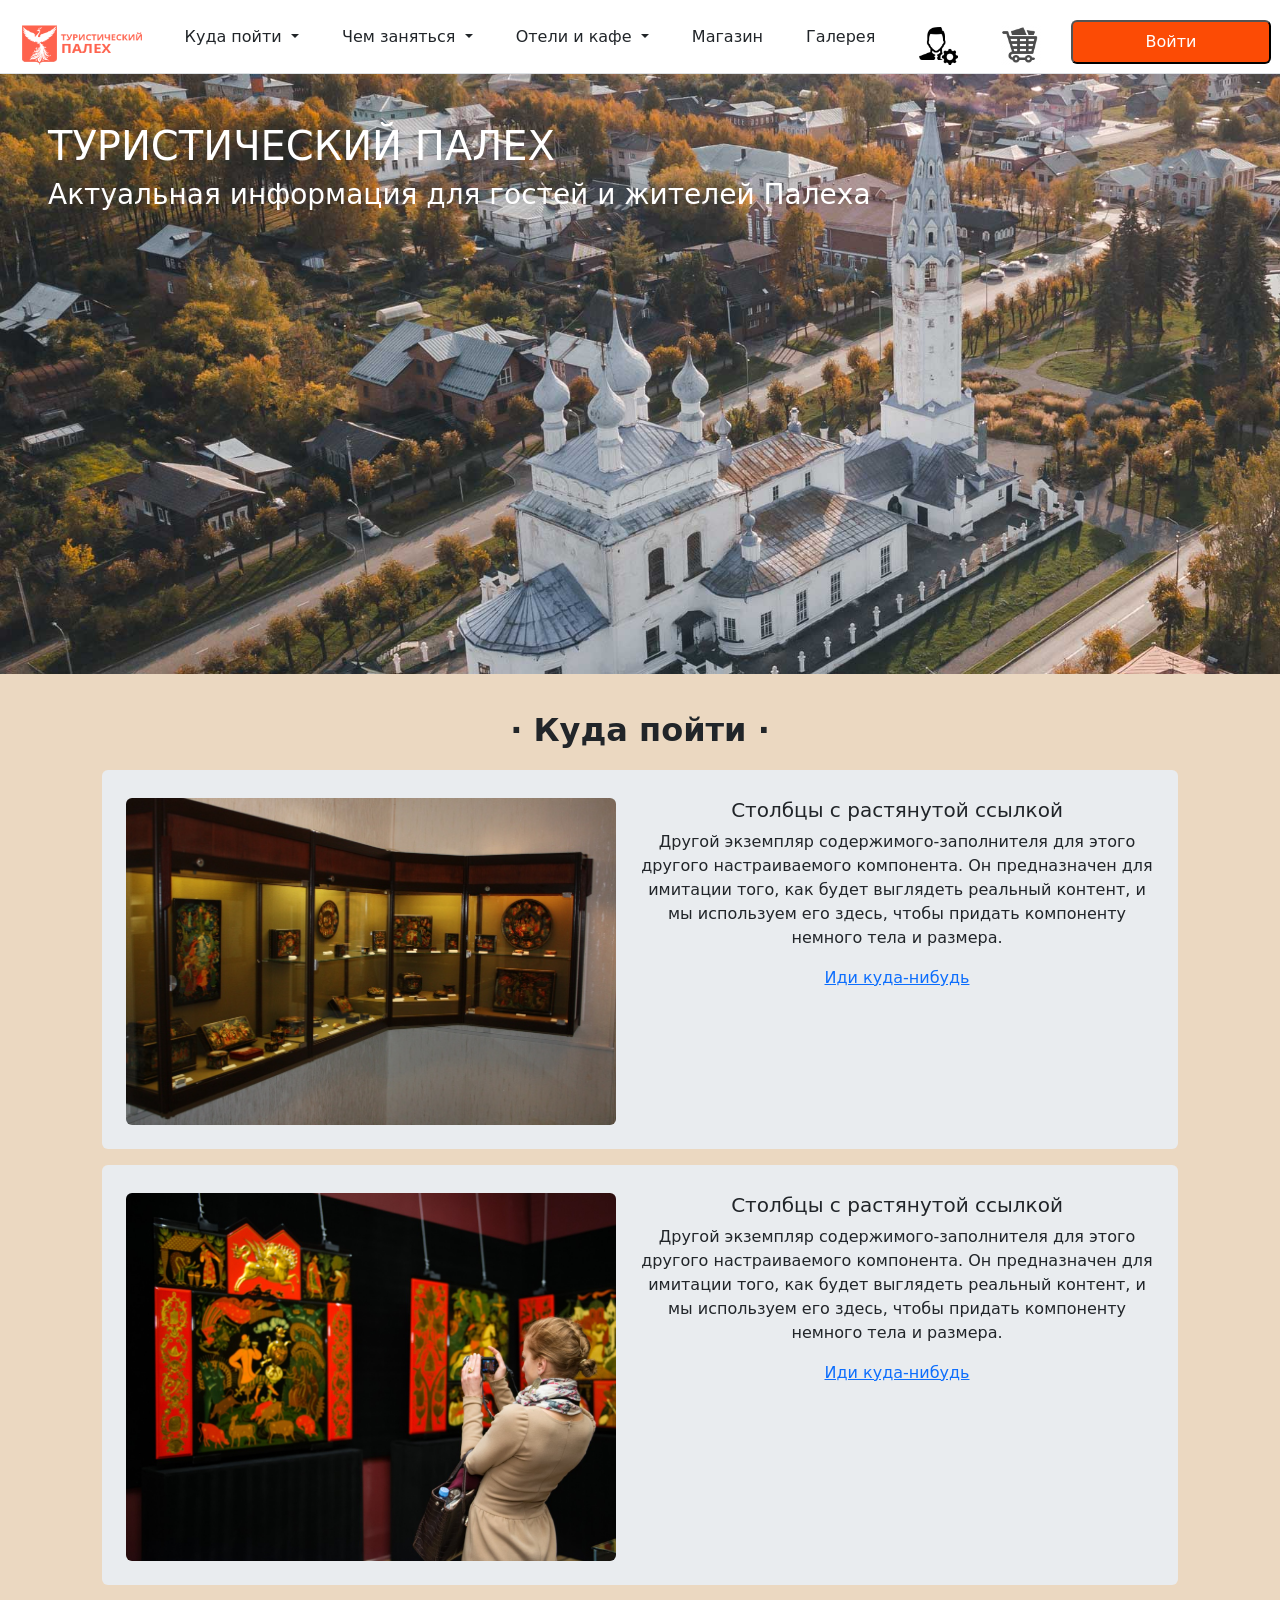
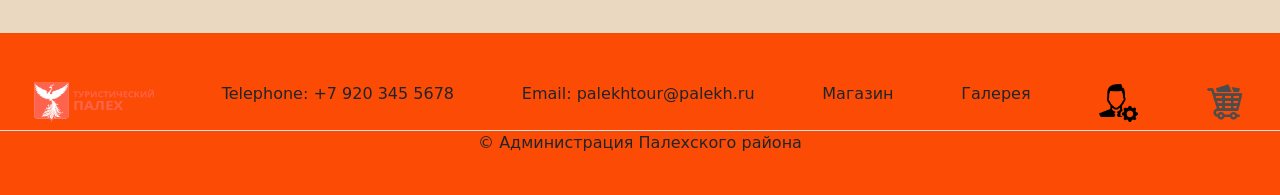
<file: what.html>
<!DOCTYPE html>
<html lang="en">
    <head>
    <style>


:root{--primary-color: #fc4b05; --secondary-color: rgb(235, 216, 193);}
.btn-nav{color: white; background-color: var(--primary-color); width: 200px;}
.btn-nav:hover { color: #fff; background-color: #e76e3e;}
.nav-item{color:black}
.bg-image{background-image: url('resources/Palekh2.jpg'); background-size: cover;  color: white; height: 600px;}
.content,.modal-content{background-color: var(--secondary-color);}
.logo{width:120px; height:40px} .cart{width:40px; height:40px}
footer{background-color: var(--primary-color)}
.dropdown-menu .dropdown-item{color: white}
.text{font-size: 200%; font-weight: bold}
.col-2{font-size: 150%; font-weight: bold}
     </style>
        <meta charset="UTF-8">
        <meta name="viewport" content="width=device-width, initial-scale=1.0">
        <title>Palekh</title>
        <link href="https://cdn.jsdelivr.net/npm/bootstrap@5.3.3/dist/css/bootstrap.min.css" rel="stylesheet" integrity="sha384-QWTKZyjpPEjISv5WaRU9OFeRpok6YctnYmDr5pNlyT2bRjXh0JMhjY6hW+ALEwIH" crossorigin="anonymous">
   <!-- amimation lib -->
        <link rel="stylesheet" href="https://cdnjs.cloudflare.com/ajax/libs/animate.css/4.1.1/animate.min.css"/>
    </head>
<body class="bg-col">
    
    <nav class="">
        <ul class="nav nav-tabs justify-content-around pt-3">
            <li class="nav-item">
                <a class="nav-link" href="index.html">
                    <img class="logo" src="resources/logo.png" alt="logo">
                </a>
            </li>
            <li class="nav-item dropdown">
                <a class="nav-link dropdown-toggle text-dark" href="#" id="navbarDropdown" role="button" data-bs-toggle="dropdown" aria-expanded="false">
                    Куда пойти
                </a>
                <ul class="dropdown-menu rounded" aria-labelledby="navbarDropdown">
                    <li><a href="where.html"><button class="btn-nav m-1 rounded d-flex justify-content-center animate__animated animate__fadeIn" >Музей иконы</button></a></li>
                    <li><button class="btn-nav m-1 rounded d-flex justify-content-center animate__animated animate__fadeIn">Музей лаковой миниатюры</button></li>
                    <li><button class="btn-nav m-1 rounded d-flex justify-content-center animate__animated animate__fadeIn">Ильинский храм</button></li>
                    <li><button class="btn-nav m-1 rounded d-flex justify-content-center animate__animated animate__fadeIn">Библиотека</button></li>
                </ul>
            </li>
            <li class="nav-item dropdown">
                <a class="nav-link dropdown-toggle text-dark" href="#" id="navbarDropdown" role="button" data-bs-toggle="dropdown" aria-expanded="false">
                    Чем заняться
                </a>
                <ul class="dropdown-menu rounded" aria-labelledby="navbarDropdown">
                    <a  href="what.html">
                        <li><button class="btn-nav m-1 rounded d-flex justify-content-center animate__animated animate__fadeIn">Мастер классы</button></li>
                    </a>
                    <li><button class="btn-nav m-1 rounded d-flex justify-content-center animate__animated animate__fadeIn">Купить сувениры</button></li>
                </ul>
            </li>
            <li class="nav-item dropdown">
                <a class="nav-link dropdown-toggle text-dark" href="#" id="navbarDropdown" role="button" data-bs-toggle="dropdown" aria-expanded="false">
                    Отели и кафе
                </a>
                <ul class="dropdown-menu rounded" aria-labelledby="navbarDropdown">
                    <li><a href="what.html"><button class="btn-nav m-1 rounded d-flex justify-content-center animate__animated animate__fadeIn">Кафе "Мастерские"</button></a></li>
                    <li><button class="btn-nav m-1 rounded d-flex justify-content-center animate__animated animate__fadeIn">Кафе "Палех"</button></li>
                    <li><button class="btn-nav m-1 rounded d-flex justify-content-center animate__animated animate__fadeIn">Хостел</button></li>
                    <li><button class="btn-nav m-1 rounded d-flex justify-content-center animate__animated animate__fadeIn">Пестовская Слобода</button></li>
                </ul>
            </li>
            <li class="nav-item">
                <a class="nav-link text-dark" href="shop.html"  role="button">
                Магазин
                </a>
            </li>
            <li class="nav-item">
                <a class="nav-link text-dark" href="galery.html"  role="button">
                    Галерея
                </a>
            </li>
            <li class="nav-item">
                <a class="nav-link" href="profile.html">
                <img class="cart" src="resources/profile.png" alt="">
                </a>
            </li>
            <li class="nav-item">
                <a class="nav-link" href="cart.html">
                <img class="cart" src="resources/cart.webp" alt="">
                </a>
            </li>
            <li class="nav-item m-1">
                <button class="btn-nav py-2 px-5 rounded animate__animated animate__fadeIn" data-toggle="modal" data-target="#loginModal">Войти</button>
            </li>
        </ul>
    </nav>
        <header class="bg-image p-4">    
            <div class="p-4">            
                <h1>ТУРИСТИЧЕСКИЙ ПАЛЕХ</h1>
                <h3>Актуальная информация для гостей и жителей Палеха</h3>
            </div>           
        </header>

<main>
    <section class="content p-3">
        <div class="container text-center p-3">
            <p class="text">&middot Куда пойти &middot</p>

            <div class="row g-1 bg-body-secondary position-relative m-3 rounded">
                <div class="col-md-6 mb-md-0 p-md-4">
                  <img src="resources/12.jpeg" class="w-100 rounded" alt="...">
                </div>
                <div class="col-md-6 p-4 ps-md-0">
                  <h5 class="mt-0">Столбцы с растянутой ссылкой</h5>
                  <p>Другой экземпляр содержимого-заполнителя для этого другого настраиваемого компонента. Он предназначен для имитации того, как будет выглядеть реальный контент, и мы используем его здесь, чтобы придать компоненту немного тела и размера.</p>
                  <a href="#" class="stretched-link">Иди куда-нибудь</a>
                </div>
              </div>

              <div class="row g-1 bg-body-secondary position-relative m-3 rounded">
                <div class="col-md-6 mb-md-0 p-md-4">
                  <img src="resources/13.jpeg" class="w-100 rounded" alt="...">
                </div>
                <div class="col-md-6 p-4 ps-md-0">
                  <h5 class="mt-0">Столбцы с растянутой ссылкой</h5>
                  <p>Другой экземпляр содержимого-заполнителя для этого другого настраиваемого компонента. Он предназначен для имитации того, как будет выглядеть реальный контент, и мы используем его здесь, чтобы придать компоненту немного тела и размера.</p>
                  <a href="#" class="stretched-link">Иди куда-нибудь</a>
                </div>
              </div>

    </section>
    <footer class="text-center py-4">
       
        <nav class="">
            <ul class="nav nav-tabs justify-content-around pt-3">
                <li class="nav-item">
                    <a class="nav-link" href="index.html">
                        <img class="logo" src="resources/logo.png" alt="logo">
                    </a>
                </li>
                <li class="nav-item">
                    <a class="nav-link text-dark" href="shop.html"  role="button">
                    Telephone: +7 920 345 5678
                    </a>
                    <li class="nav-item">
                        <a class="nav-link text-dark" href="shop.html"  role="button">
                        Email: palekhtour@palekh.ru
                        </a></li>
               
                <li class="nav-item">
                    <a class="nav-link text-dark" href="shop.html"  role="button">
                    Магазин
                    </a>
                </li>
                <li class="nav-item">
                    <a class="nav-link text-dark" href="galery.html"  role="button">
                        Галерея
                    </a>
                </li>
                <li class="nav-item">
                    <a class="nav-link" href="profile.html">
                    <img class="cart" src="resources/profile.png" alt="">
                    </a>
                </li>
                <li class="nav-item">
                    <a class="nav-link" href="cart.html">
                    <img class="cart" src="resources/cart.webp" alt="">
                    </a>
                </li>
               
            </ul>
        </nav>


<p>&copy; Администрация Палехского района</p>

</footer>
</main>
<!-- popup signin -->
<div class="modal fade " id="loginModal" tabindex="-1" role="dialog" aria-labelledby="loginModalLabel" aria-hidden="true">
    <div class="modal-dialog" role="document">
        <div class="modal-content">
            <div class="modal-header">
                <h5 class="modal-title" id="loginModalLabel">Вход</h5>
                <button type="button" class="close" data-dismiss="modal" aria-label="Close">
                    <span aria-hidden="true">&times;</span>
                </button>
            </div>
            <div class="modal-body">
                <form>
                    <div class="form-group">
                        <label for="email">Электронная почта</label>
                        <input type="email" class="form-control" id="email" required>
                    </div>
                    <div class="form-group">
                        <label for="password">Пароль</label>
                        <input type="password" class="form-control" id="password" required>
                    </div>
                </form>
            </div>
            <div class="modal-footer">
                <button type="button" class="btn btn-danger" data-dismiss="modal">Закрыть</button>
                <button type="button" class="btn btn-primary" >Войти</button>
                <button class="btn btn-primary" data-toggle="modal" data-target="#registerModal">Зарегистрироваться</button>
            </div>
        </div>
    </div>
</div>

<!-- popup reg -->
<div class="modal fade" id="registerModal" tabindex="-1" role="dialog" aria-labelledby="registerModal" aria-hidden="true">
    <div class="modal-dialog" role="document">
        <div class="modal-content custom-bg-color">
            <div class="modal-header">
                <h5 class="modal-title" id="registerModalLabel">Регистрация</h5>
                <button type="button" class="close" data-dismiss="modal" aria-label="Close">
                    <span aria-hidden="true">&times;</span>
                </button>
            </div>
            <div class="modal-body">
                <form>
                    <div class="form-group">
                        <label for="regEmail">Электронная почта</label>
                        <input type="email" class="form-control" id="regEmail" required>
                    </div>
                    <div class="form-group">
                        <label for="regPassword">Пароль</label>
                        <input type="password" class="form-control" id="regPassword" required>
                    </div>
                    <div class="form-group">
                        <label for="confirmPassword">Подтверждение пароля</label>
                        <input type="password" class="form-control" id="confirmPassword" required>
                    </div>
                </form>
            </div>
            <div class="modal-footer">
                <button type="button" class="btn btn-danger" data-dismiss="modal">Закрыть</button>
                <button type="button" class="btn btn-primary">Зарегистрироваться</button>
            </div>
        </div>
    </div>
</div>
    <script src="https://code.jquery.com/jquery-3.5.1.slim.min.js"></script>
    <script src="https://cdn.jsdelivr.net/npm/@popperjs/core@2.11.8/dist/umd/popper.min.js" integrity="sha384-I7E8VVD/ismYTF4hNIPjVp/Zjvgyol6VFvRkX/vR+Vc4jQkC+hVqc2pM8ODewa9r" crossorigin="anonymous"></script>
    <script src="https://cdn.jsdelivr.net/npm/bootstrap@5.3.3/dist/js/bootstrap.min.js" integrity="sha384-0pUGZvbkm6XF6gxjEnlmuGrJXVbNuzT9qBBavbLwCsOGabYfZo0T0to5eqruptLy" crossorigin="anonymous"></script>    
</body>
</html>
</file>
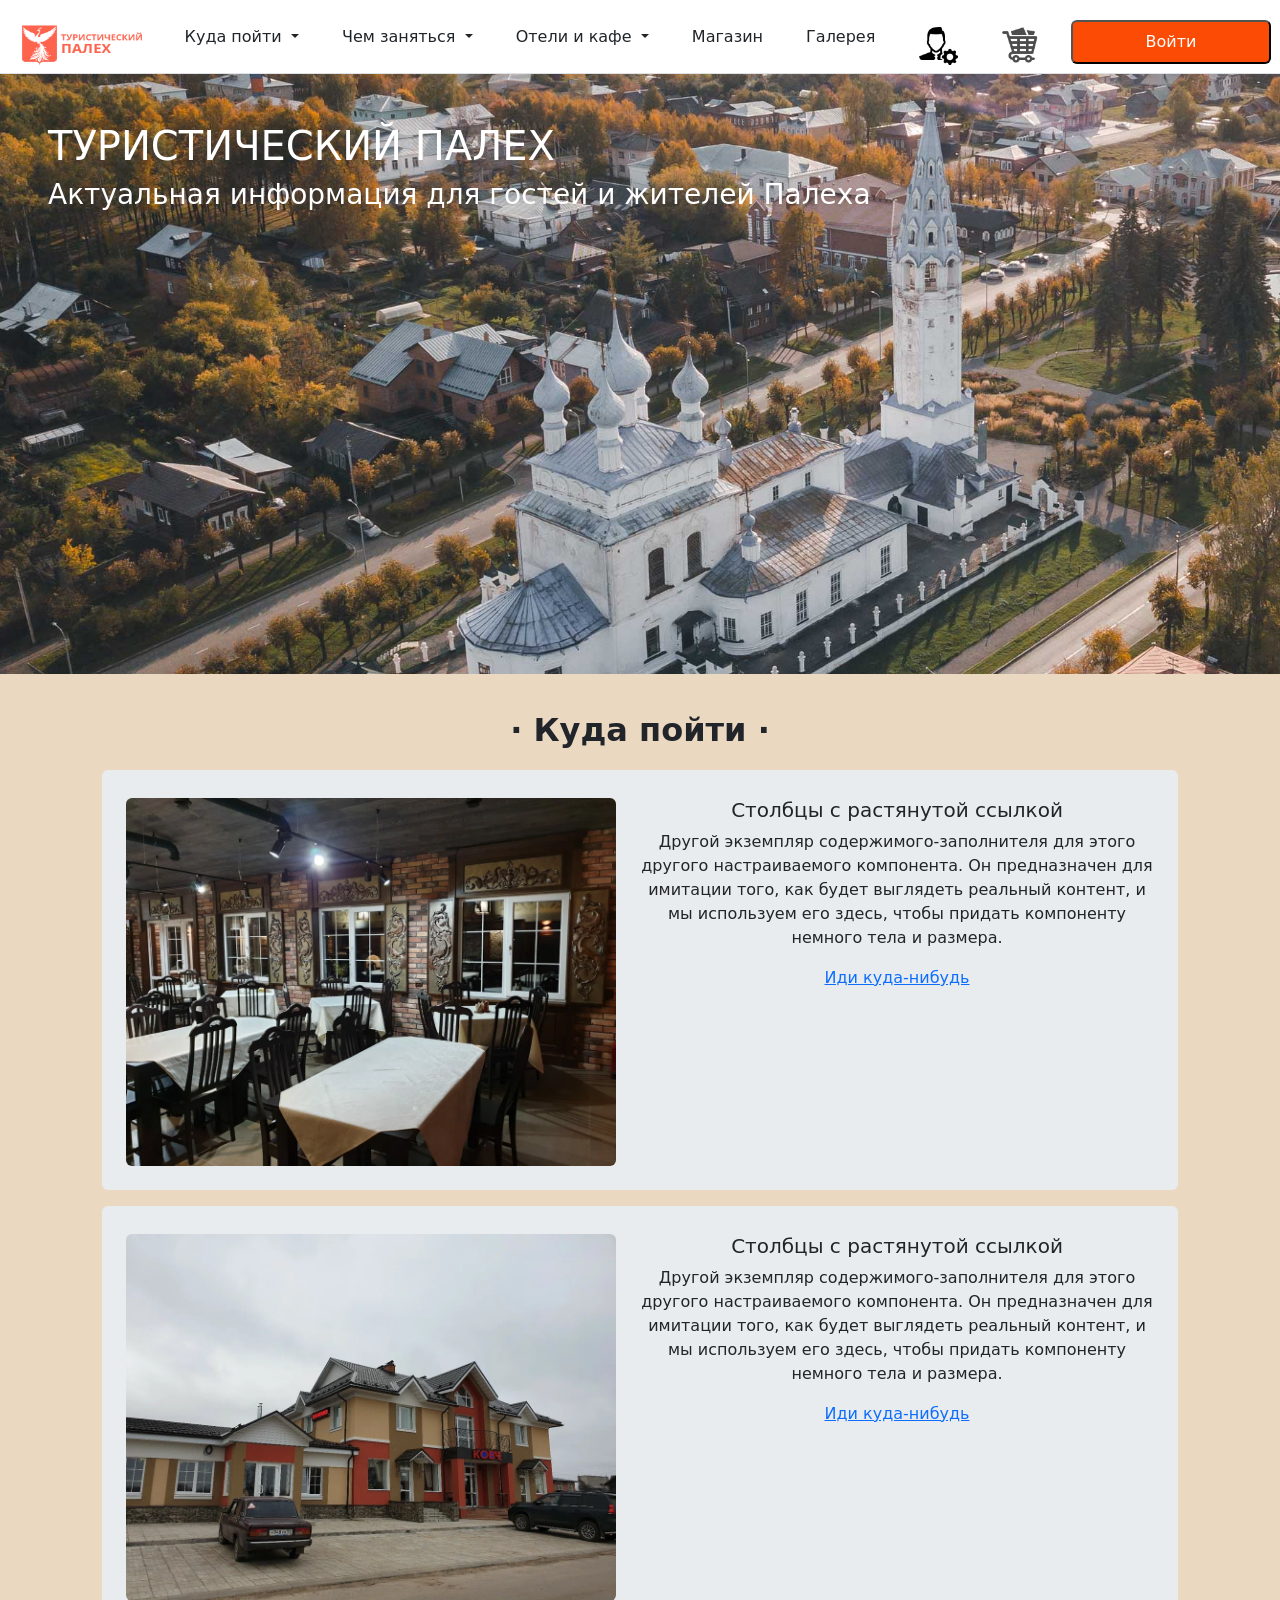
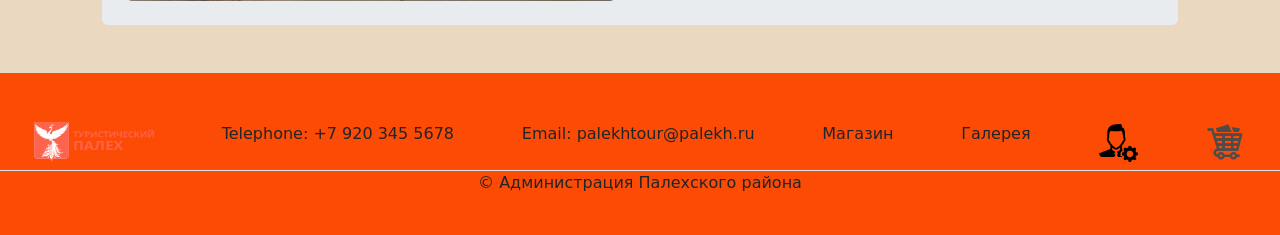
<file: where.html>
<!DOCTYPE html>
<html lang="en">
    <head>
    <style>


:root{--primary-color: #fc4b05; --secondary-color: rgb(235, 216, 193);}
.btn-nav{color: white; background-color: var(--primary-color); width: 200px;}
.btn-nav:hover { color: #fff; background-color: #e76e3e;}
.nav-item{color:black}
.bg-image{background-image: url('resources/Palekh2.jpg'); background-size: cover;  color: white; height: 600px;}
.content,.modal-content{background-color: var(--secondary-color);}
.logo{width:120px; height:40px} .cart{width:40px; height:40px}
footer{background-color: var(--primary-color)}
.dropdown-menu .dropdown-item{color: white}
.text{font-size: 200%; font-weight: bold}
.col-2{font-size: 150%; font-weight: bold}
     </style>
        <meta charset="UTF-8">
        <meta name="viewport" content="width=device-width, initial-scale=1.0">
        <title>Palekh</title>
        <link href="https://cdn.jsdelivr.net/npm/bootstrap@5.3.3/dist/css/bootstrap.min.css" rel="stylesheet" integrity="sha384-QWTKZyjpPEjISv5WaRU9OFeRpok6YctnYmDr5pNlyT2bRjXh0JMhjY6hW+ALEwIH" crossorigin="anonymous">
   <!-- amimation lib -->
        <link rel="stylesheet" href="https://cdnjs.cloudflare.com/ajax/libs/animate.css/4.1.1/animate.min.css"/>
    </head>
<body class="bg-col">
    
    <nav class="">
        <ul class="nav nav-tabs justify-content-around pt-3">
            <li class="nav-item">
                <a class="nav-link" href="index.html">
                    <img class="logo" src="resources/logo.png" alt="logo">
                </a>
            </li>
            <li class="nav-item dropdown">
                <a class="nav-link dropdown-toggle text-dark" href="#" id="navbarDropdown" role="button" data-bs-toggle="dropdown" aria-expanded="false">
                    Куда пойти
                </a>
                <ul class="dropdown-menu rounded" aria-labelledby="navbarDropdown">
                    <li><a href="where.html"><button class="btn-nav m-1 rounded d-flex justify-content-center animate__animated animate__fadeIn" >Музей иконы</button></a></li>
                    <li><button class="btn-nav m-1 rounded d-flex justify-content-center animate__animated animate__fadeIn">Музей лаковой миниатюры</button></li>
                    <li><button class="btn-nav m-1 rounded d-flex justify-content-center animate__animated animate__fadeIn">Ильинский храм</button></li>
                    <li><button class="btn-nav m-1 rounded d-flex justify-content-center animate__animated animate__fadeIn">Библиотека</button></li>
                </ul>
            </li>
            <li class="nav-item dropdown">
                <a class="nav-link dropdown-toggle text-dark" href="#" id="navbarDropdown" role="button" data-bs-toggle="dropdown" aria-expanded="false">
                    Чем заняться
                </a>
                <ul class="dropdown-menu rounded" aria-labelledby="navbarDropdown">
                    <a  href="what.html">
                        <li><button class="btn-nav m-1 rounded d-flex justify-content-center animate__animated animate__fadeIn">Мастер классы</button></li>
                    </a>
                    <li><button class="btn-nav m-1 rounded d-flex justify-content-center animate__animated animate__fadeIn">Купить сувениры</button></li>
                </ul>
            </li>
            <li class="nav-item dropdown">
                <a class="nav-link dropdown-toggle text-dark" href="#" id="navbarDropdown" role="button" data-bs-toggle="dropdown" aria-expanded="false">
                    Отели и кафе
                </a>
                <ul class="dropdown-menu rounded" aria-labelledby="navbarDropdown">
                    <li><a href="what.html"><button class="btn-nav m-1 rounded d-flex justify-content-center animate__animated animate__fadeIn">Кафе "Мастерские"</button></a></li>
                    <li><button class="btn-nav m-1 rounded d-flex justify-content-center animate__animated animate__fadeIn">Кафе "Палех"</button></li>
                    <li><button class="btn-nav m-1 rounded d-flex justify-content-center animate__animated animate__fadeIn">Хостел</button></li>
                    <li><button class="btn-nav m-1 rounded d-flex justify-content-center animate__animated animate__fadeIn">Пестовская Слобода</button></li>
                </ul>
            </li>
            <li class="nav-item">
                <a class="nav-link text-dark" href="shop.html"  role="button">
                Магазин
                </a>
            </li>
            <li class="nav-item">
                <a class="nav-link text-dark" href="galery.html"  role="button">
                    Галерея
                </a>
            </li>
            <li class="nav-item">
                <a class="nav-link" href="profile.html">
                <img class="cart" src="resources/profile.png" alt="">
                </a>
            </li>
            <li class="nav-item">
                <a class="nav-link" href="cart.html">
                <img class="cart" src="resources/cart.webp" alt="">
                </a>
            </li>
            <li class="nav-item m-1">
                <button class="btn-nav py-2 px-5 rounded animate__animated animate__fadeIn" data-toggle="modal" data-target="#loginModal">Войти</button>
            </li>
        </ul>
    </nav>
        <header class="bg-image p-4">    
            <div class="p-4">            
                <h1>ТУРИСТИЧЕСКИЙ ПАЛЕХ</h1>
                <h3>Актуальная информация для гостей и жителей Палеха</h3>
            </div>           
        </header>

<main>
    <section class="content p-3">
        <div class="container text-center p-3">
            <p class="text">&middot Куда пойти &middot</p>

            <div class="row g-1 bg-body-secondary position-relative m-3 rounded">
                <div class="col-md-6 mb-md-0 p-md-4">
                  <img src="resources/XXL.webp" class="w-100 rounded" alt="...">
                </div>
                <div class="col-md-6 p-4 ps-md-0">
                  <h5 class="mt-0">Столбцы с растянутой ссылкой</h5>
                  <p>Другой экземпляр содержимого-заполнителя для этого другого настраиваемого компонента. Он предназначен для имитации того, как будет выглядеть реальный контент, и мы используем его здесь, чтобы придать компоненту немного тела и размера.</p>
                  <a href="#" class="stretched-link">Иди куда-нибудь</a>
                </div>
              </div>

              <div class="row g-1 bg-body-secondary position-relative m-3 rounded">
                <div class="col-md-6 mb-md-0 p-md-4">
                  <img src="resources/XXL (1).webp" class="w-100 rounded" alt="...">
                </div>
                <div class="col-md-6 p-4 ps-md-0">
                  <h5 class="mt-0">Столбцы с растянутой ссылкой</h5>
                  <p>Другой экземпляр содержимого-заполнителя для этого другого настраиваемого компонента. Он предназначен для имитации того, как будет выглядеть реальный контент, и мы используем его здесь, чтобы придать компоненту немного тела и размера.</p>
                  <a href="#" class="stretched-link">Иди куда-нибудь</a>
                </div>
              </div>

    </section>
    <footer class="text-center py-4">
       
        <nav class="">
            <ul class="nav nav-tabs justify-content-around pt-3">
                <li class="nav-item">
                    <a class="nav-link" href="index.html">
                        <img class="logo" src="resources/logo.png" alt="logo">
                    </a>
                </li>
                <li class="nav-item">
                    <a class="nav-link text-dark" href="shop.html"  role="button">
                    Telephone: +7 920 345 5678
                    </a>
                    <li class="nav-item">
                        <a class="nav-link text-dark" href="shop.html"  role="button">
                        Email: palekhtour@palekh.ru
                        </a></li>
               
                <li class="nav-item">
                    <a class="nav-link text-dark" href="shop.html"  role="button">
                    Магазин
                    </a>
                </li>
                <li class="nav-item">
                    <a class="nav-link text-dark" href="galery.html"  role="button">
                        Галерея
                    </a>
                </li>
                <li class="nav-item">
                    <a class="nav-link" href="profile.html">
                    <img class="cart" src="resources/profile.png" alt="">
                    </a>
                </li>
                <li class="nav-item">
                    <a class="nav-link" href="cart.html">
                    <img class="cart" src="resources/cart.webp" alt="">
                    </a>
                </li>
               
            </ul>
        </nav>


<p>&copy; Администрация Палехского района</p>

</footer>
</main>
<!-- popup signin -->
<div class="modal fade " id="loginModal" tabindex="-1" role="dialog" aria-labelledby="loginModalLabel" aria-hidden="true">
    <div class="modal-dialog" role="document">
        <div class="modal-content">
            <div class="modal-header">
                <h5 class="modal-title" id="loginModalLabel">Вход</h5>
                <button type="button" class="close" data-dismiss="modal" aria-label="Close">
                    <span aria-hidden="true">&times;</span>
                </button>
            </div>
            <div class="modal-body">
                <form>
                    <div class="form-group">
                        <label for="email">Электронная почта</label>
                        <input type="email" class="form-control" id="email" required>
                    </div>
                    <div class="form-group">
                        <label for="password">Пароль</label>
                        <input type="password" class="form-control" id="password" required>
                    </div>
                </form>
            </div>
            <div class="modal-footer">
                <button type="button" class="btn btn-danger" data-dismiss="modal">Закрыть</button>
                <button type="button" class="btn btn-primary" >Войти</button>
                <button class="btn btn-primary" data-toggle="modal" data-target="#registerModal">Зарегистрироваться</button>
            </div>
        </div>
    </div>
</div>

<!-- popup reg -->
<div class="modal fade" id="registerModal" tabindex="-1" role="dialog" aria-labelledby="registerModal" aria-hidden="true">
    <div class="modal-dialog" role="document">
        <div class="modal-content custom-bg-color">
            <div class="modal-header">
                <h5 class="modal-title" id="registerModalLabel">Регистрация</h5>
                <button type="button" class="close" data-dismiss="modal" aria-label="Close">
                    <span aria-hidden="true">&times;</span>
                </button>
            </div>
            <div class="modal-body">
                <form>
                    <div class="form-group">
                        <label for="regEmail">Электронная почта</label>
                        <input type="email" class="form-control" id="regEmail" required>
                    </div>
                    <div class="form-group">
                        <label for="regPassword">Пароль</label>
                        <input type="password" class="form-control" id="regPassword" required>
                    </div>
                    <div class="form-group">
                        <label for="confirmPassword">Подтверждение пароля</label>
                        <input type="password" class="form-control" id="confirmPassword" required>
                    </div>
                </form>
            </div>
            <div class="modal-footer">
                <button type="button" class="btn btn-danger" data-dismiss="modal">Закрыть</button>
                <button type="button" class="btn btn-primary">Зарегистрироваться</button>
            </div>
        </div>
    </div>
</div>
    <script src="https://code.jquery.com/jquery-3.5.1.slim.min.js"></script>
    <script src="https://cdn.jsdelivr.net/npm/@popperjs/core@2.11.8/dist/umd/popper.min.js" integrity="sha384-I7E8VVD/ismYTF4hNIPjVp/Zjvgyol6VFvRkX/vR+Vc4jQkC+hVqc2pM8ODewa9r" crossorigin="anonymous"></script>
    <script src="https://cdn.jsdelivr.net/npm/bootstrap@5.3.3/dist/js/bootstrap.min.js" integrity="sha384-0pUGZvbkm6XF6gxjEnlmuGrJXVbNuzT9qBBavbLwCsOGabYfZo0T0to5eqruptLy" crossorigin="anonymous"></script>    
</body>
</html>
</file>
<file: css/main.css>
:root {
  --color-first: #fc4b05;
  --color-first-darker: #e76e3e;;
}

.btn {
  display: inline-block;
  background-color: var(--color-first);
  font-size: 1.25rem;
  color: white;
  font-family: inherit;
  padding: 1.25rem 5rem;
  border-radius: 3px;
  transition: all 0.3s;

}

.btn:hover {
  background-color: var(--color-first-darker);
  border: 1px solid black;
  color: white;
}

.lazy-img {
  filter: blur(20px);
}

/* Modal window */
.modal-window {
  position: fixed;
  top: 50%;
  left: 50%;
  transform: translate(-50%, -50%);
  max-width: 40rem;
  background-color: #f3f3f3;
  padding: 2rem 2rem;
  box-shadow: 0 4rem 6rem rgba(0, 0, 0, 0.3);
  border-radius: 1rem;
  transition: all 1s;
}

.modal__header {
  font-size: 1.25rem;
  margin: 0 3rem 2rem 3rem;
  line-height: 1.5;
}

.modal__form {
  margin: 0 rem;
  display: grid;
  grid-template-columns: 1fr 2fr;
  align-items: center;
  gap: 1.5rem;
}

.modal__form label {
  font-size: 1.25rem;
  font-weight: 500;
}

.modal__form input {
  font-size: 1.25rem;
  padding: 0.6rem 1.5rem;
  border: 1px solid #ddd;
  border-radius: 0.5rem;
}

.modal__form button {
  grid-column: 1 / span 2;
  justify-self: center;
  border: 1px solid black;
  margin-top: 0.5rem;
  font-size: 1.25rem;
  padding: 3px 60px 5px 60px;
  border-radius: 0.3rem;
}

.btn--close-modal-window {
  font-family: inherit;
  color: inherit;
  position: absolute;
  top: 0.5rem;
  right: 2rem;
  font-size: 2rem;
  cursor: pointer;
  border: none;
  background: none;
}

.hidden {
  visibility: hidden;
  opacity: 0;
}
</file>
